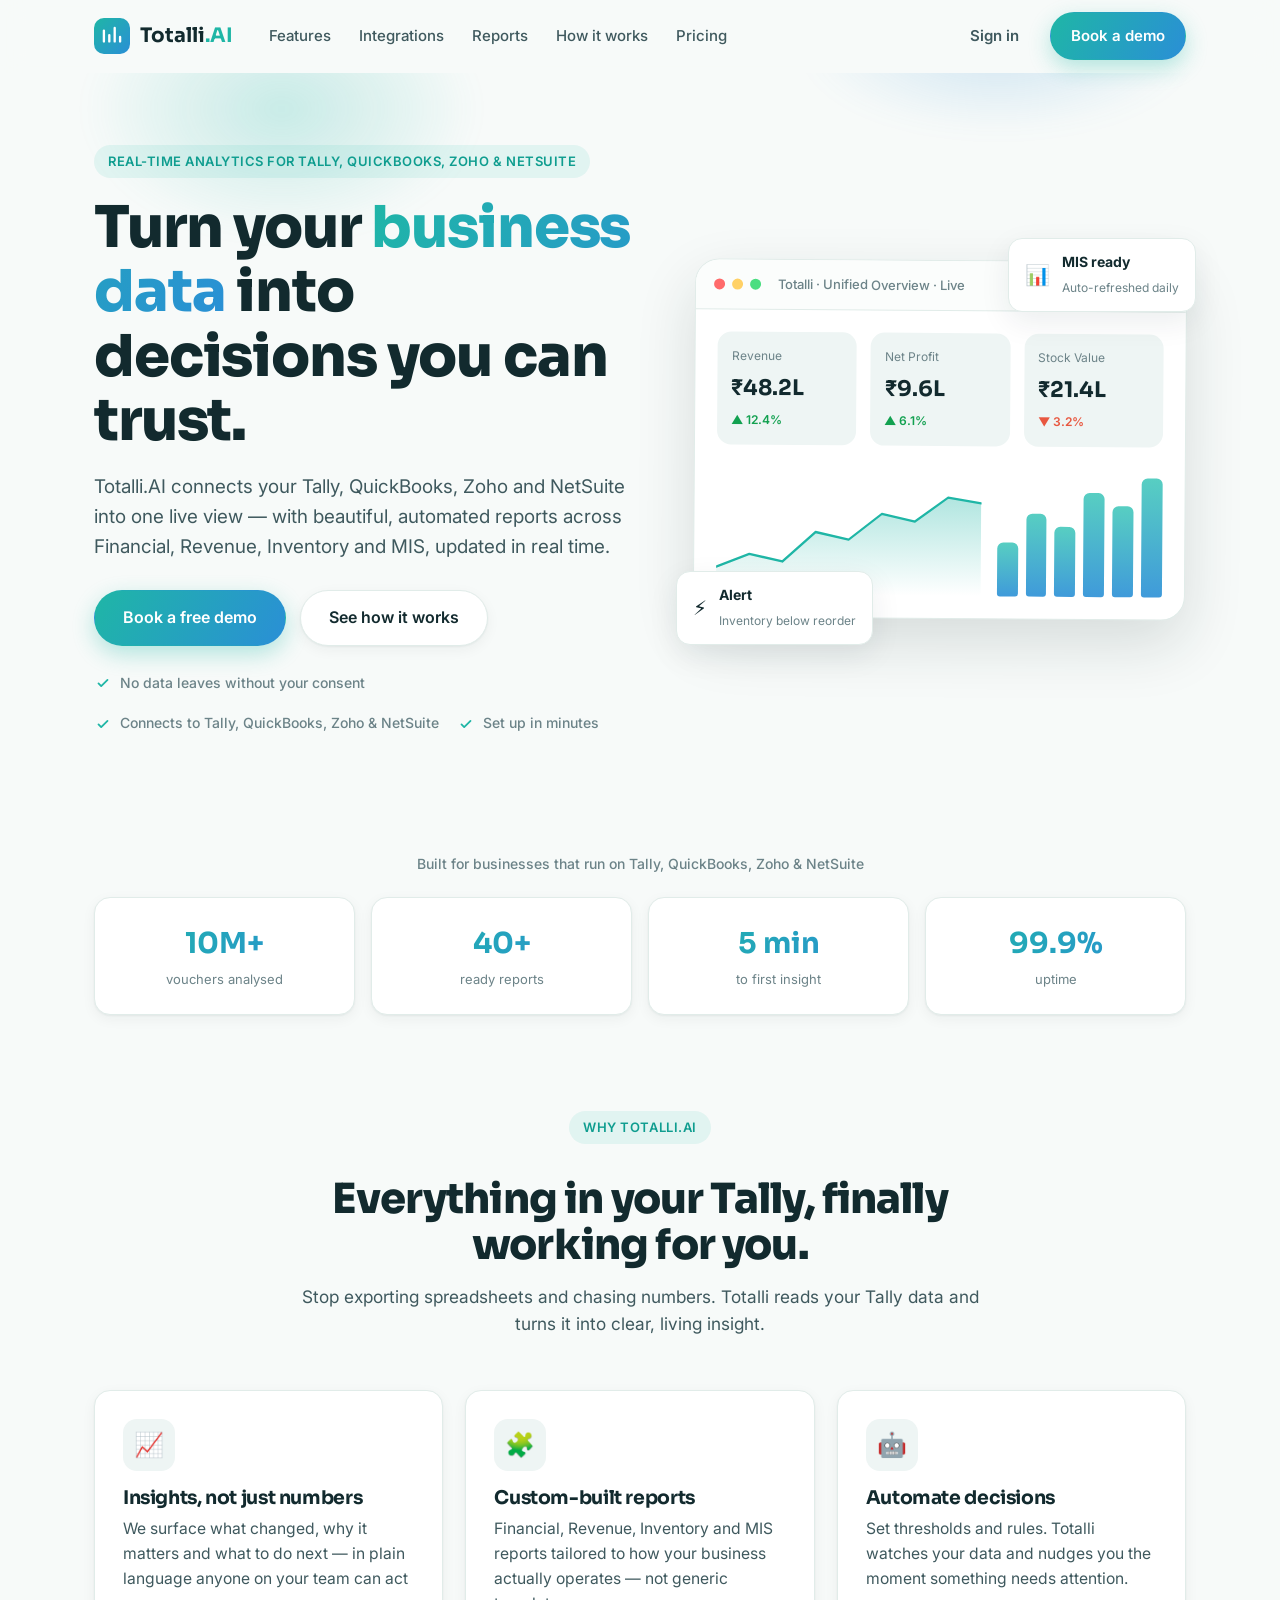
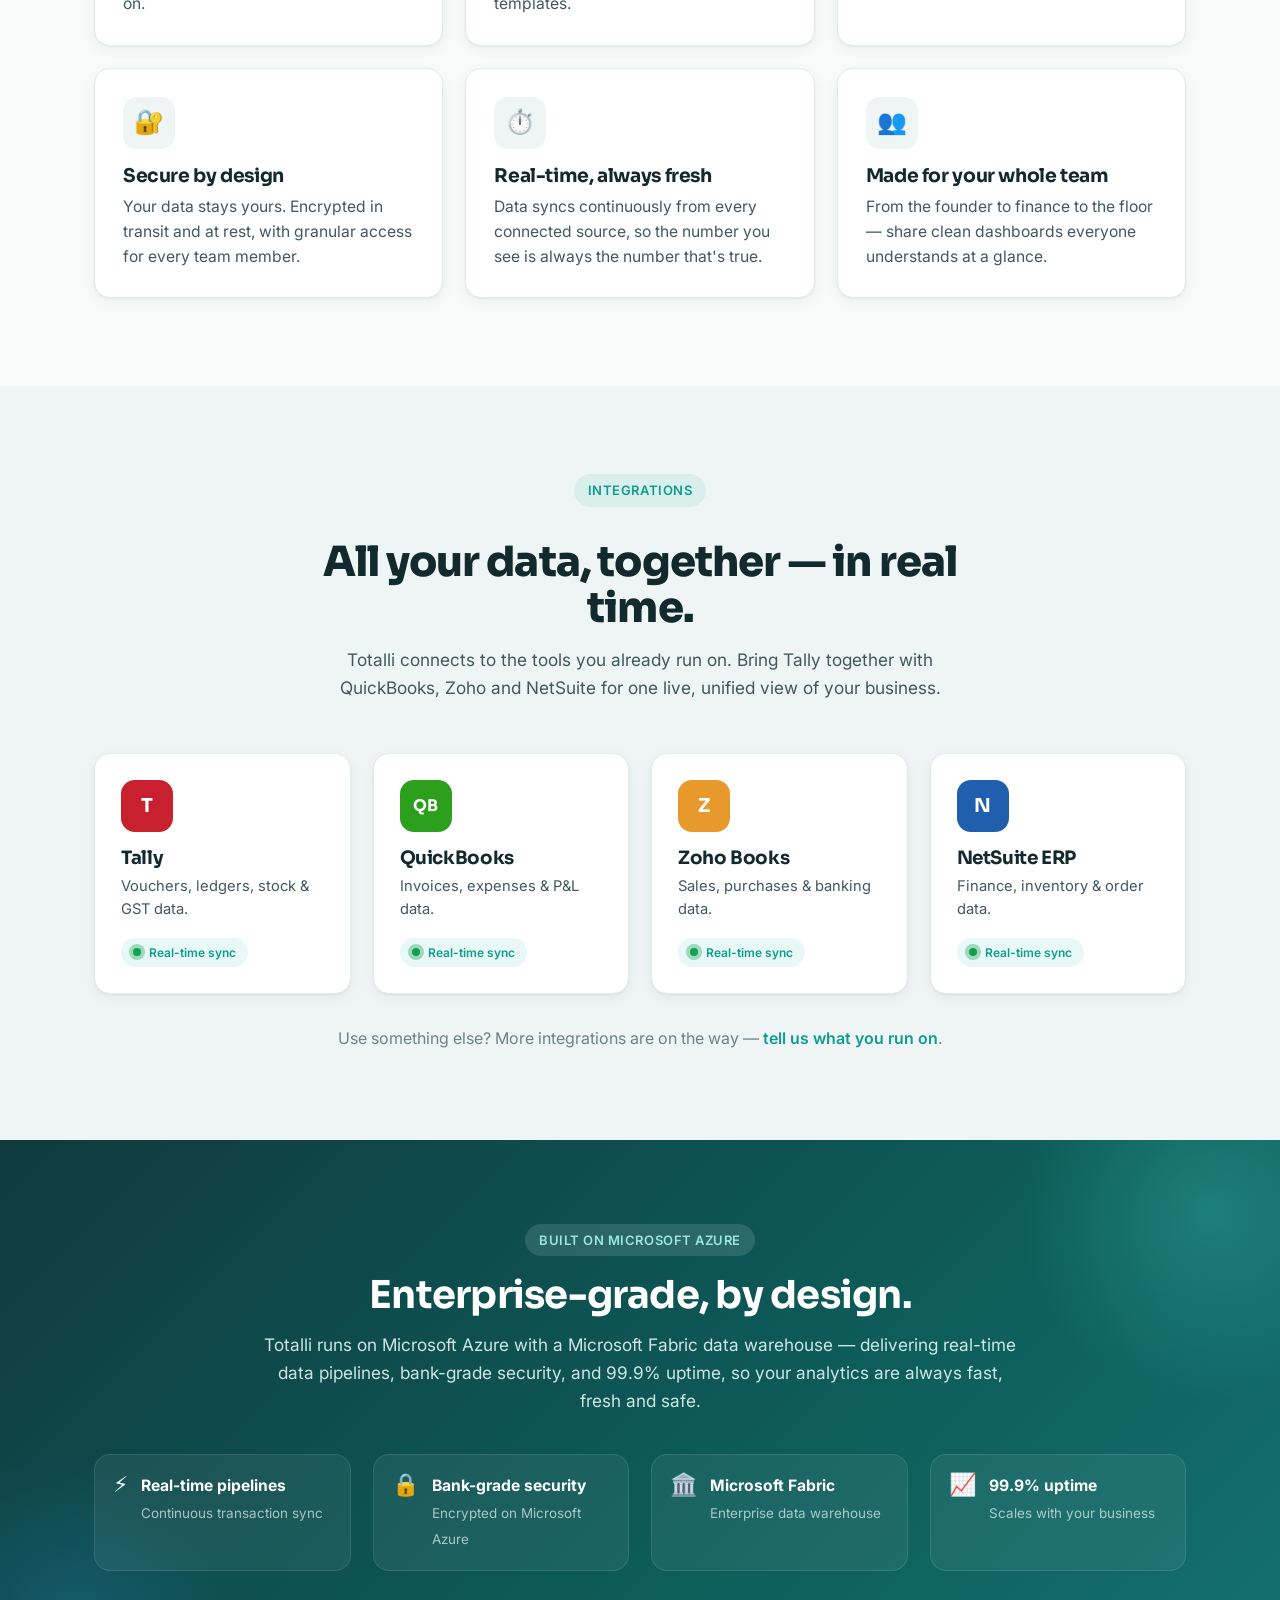
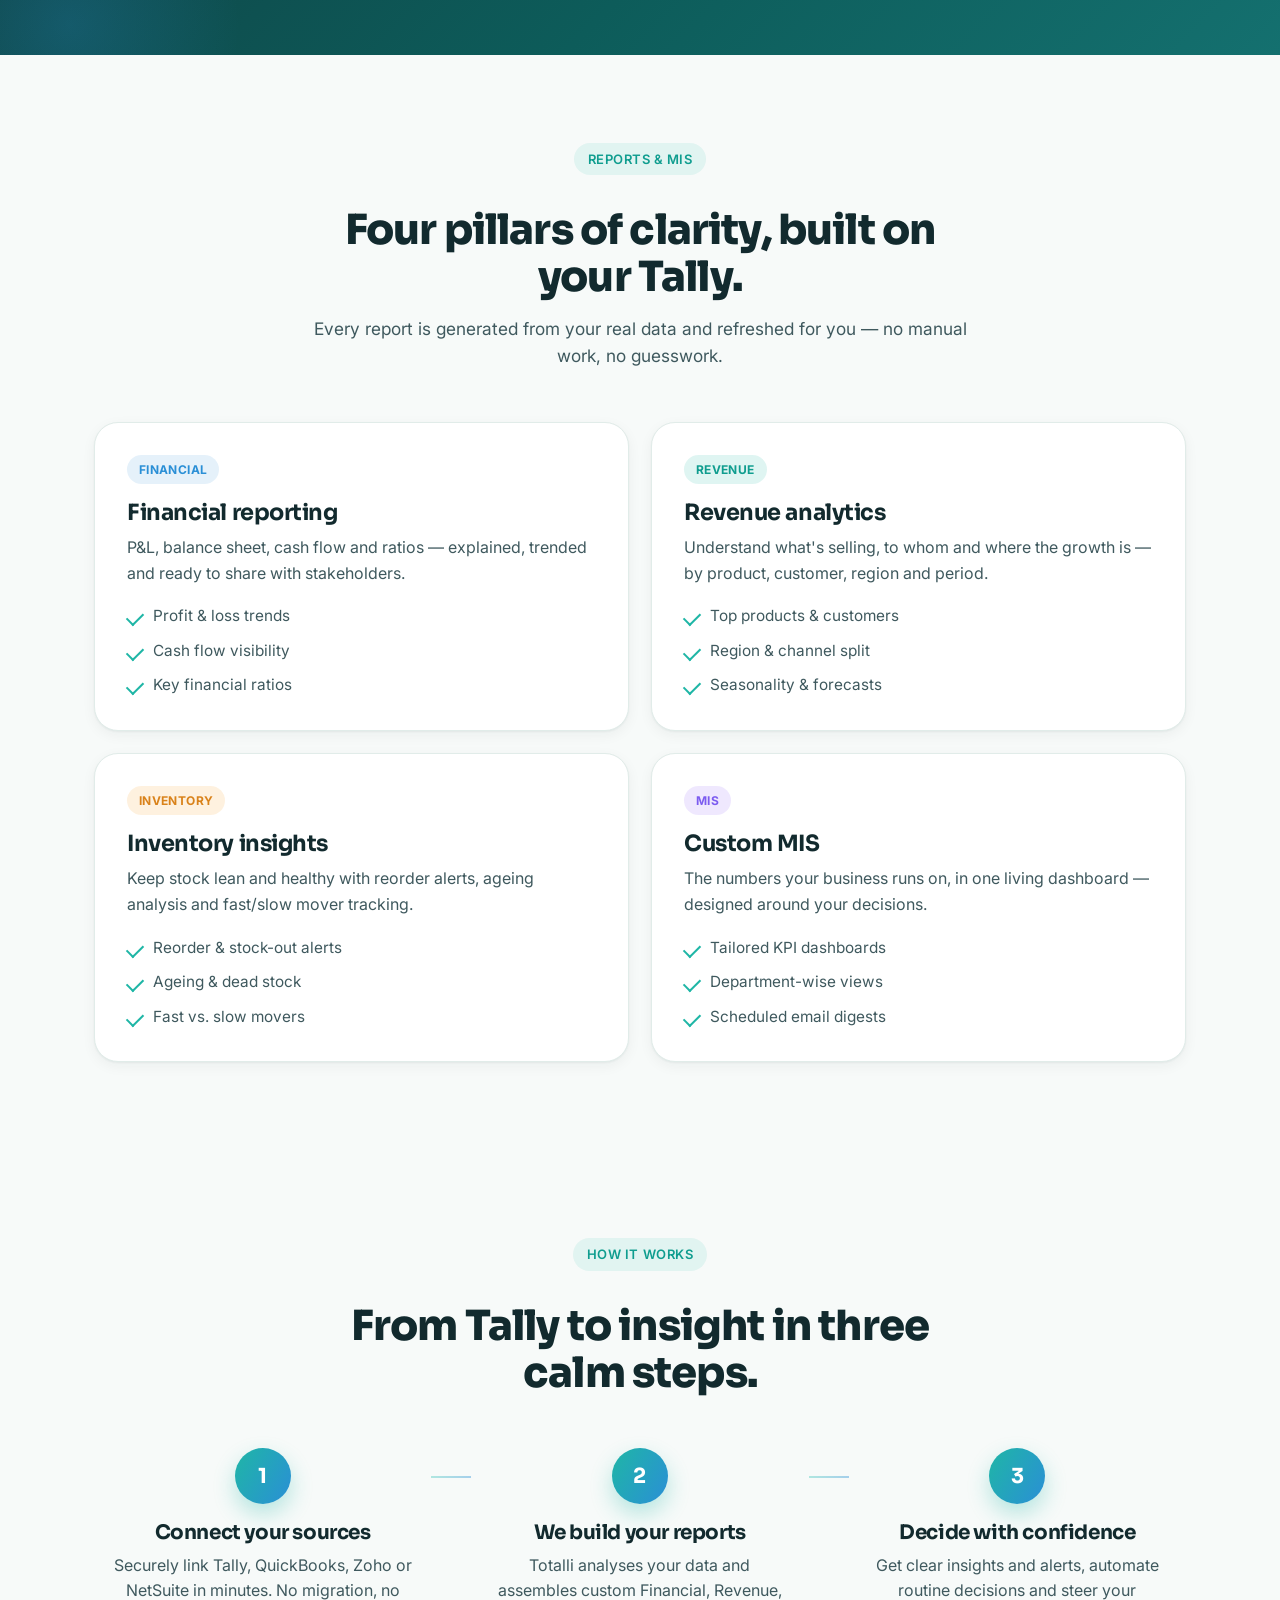
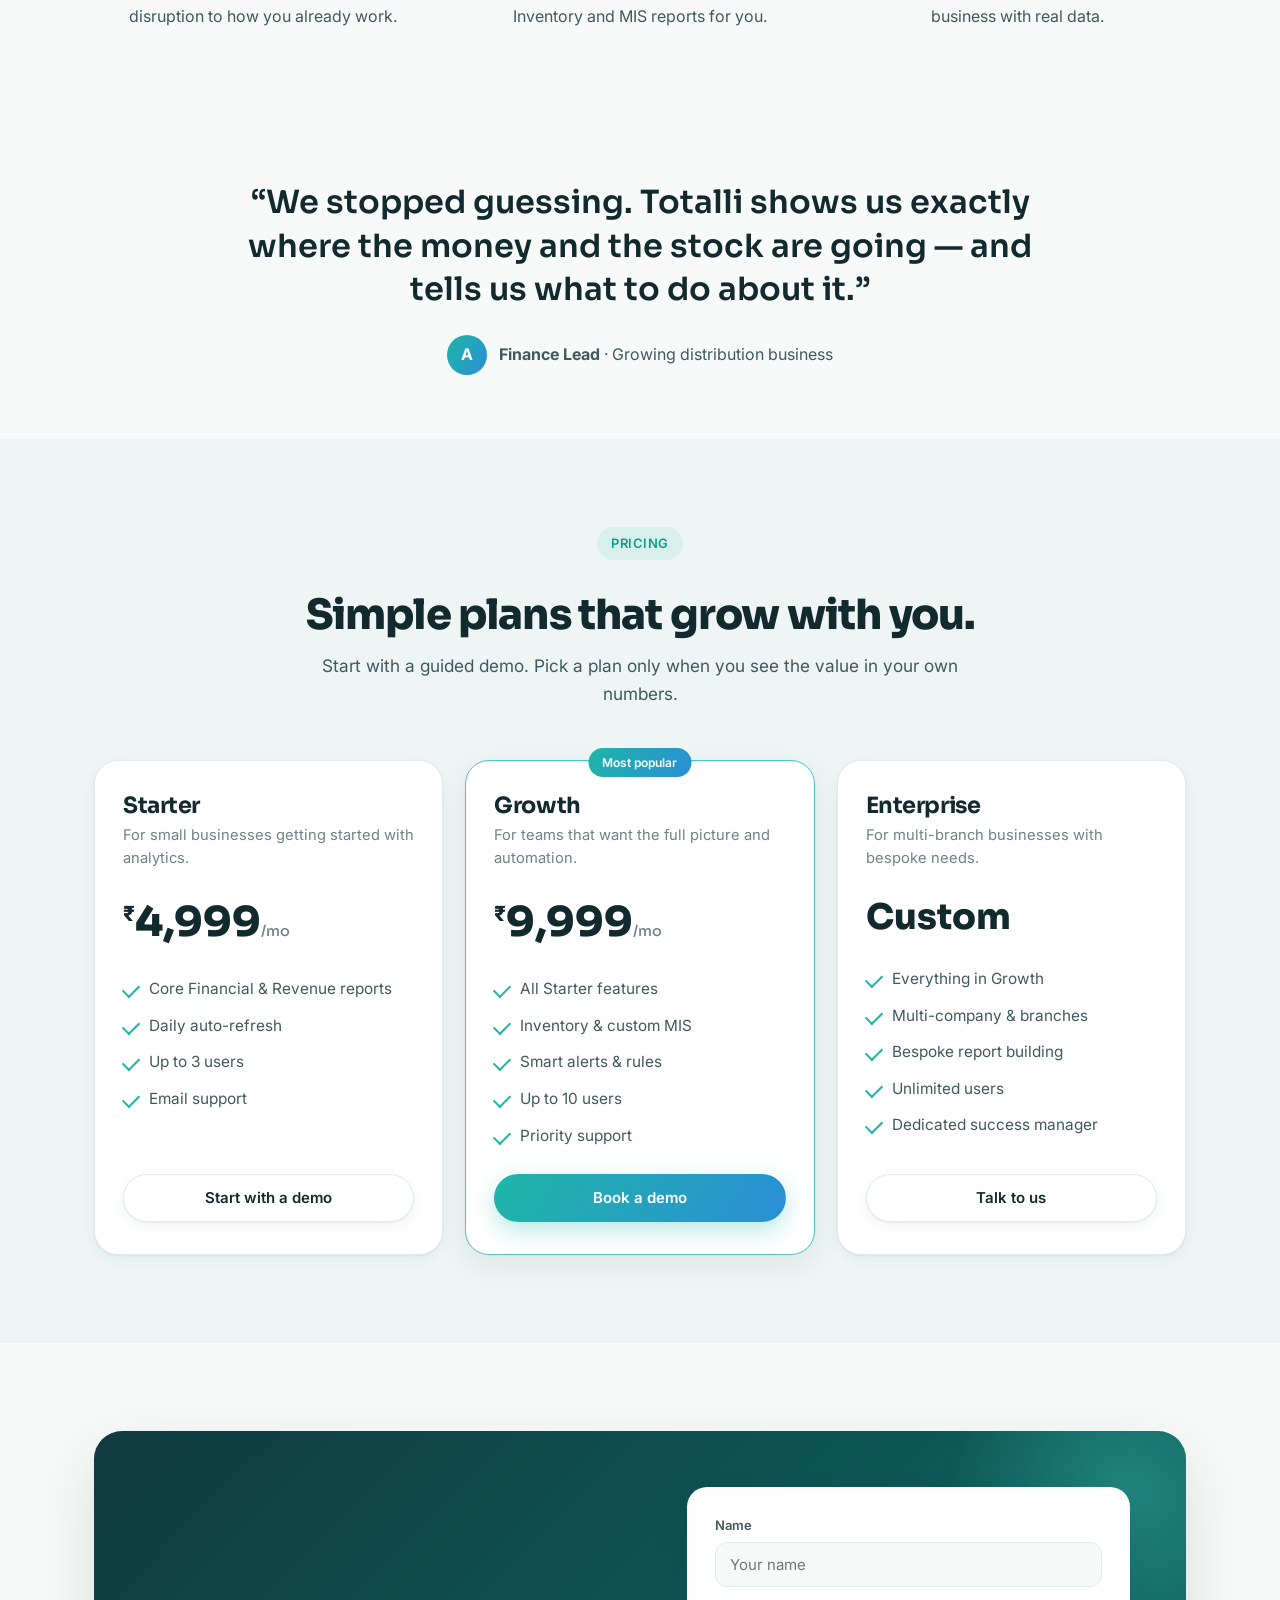
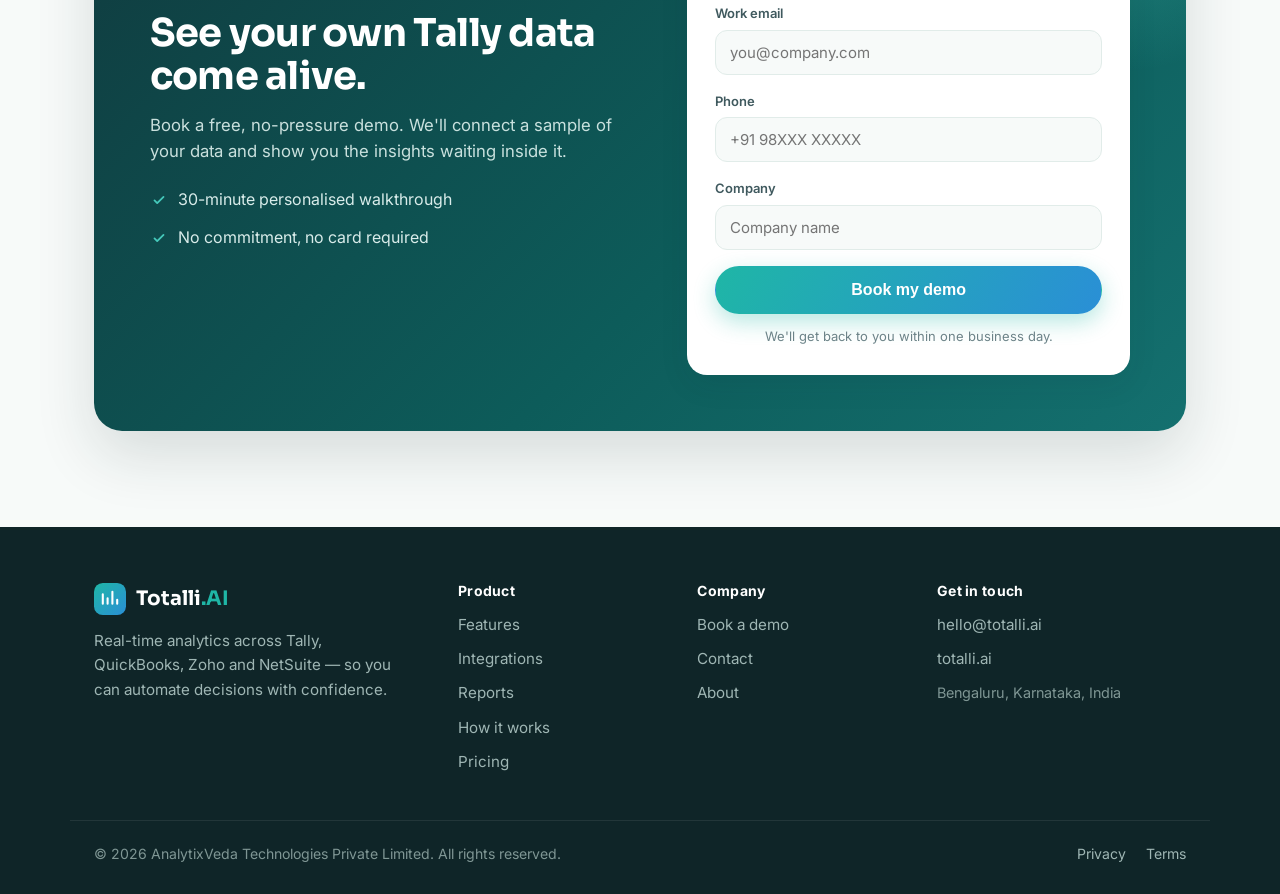
<file: index.html>
<!DOCTYPE html>
<html lang="en">
<head>
  <meta charset="UTF-8" />
  <meta name="viewport" content="width=device-width, initial-scale=1.0" />
  <title>Totalli.AI — Turn your Tally data into decisions</title>
  <meta name="description" content="Totalli.AI connects Tally, QuickBooks, Zoho and NetSuite into one real-time analytics platform — Financial, Revenue, Inventory and MIS reports — so you can automate decisions with confidence." />
  <link rel="preconnect" href="https://fonts.googleapis.com" />
  <link rel="preconnect" href="https://fonts.gstatic.com" crossorigin />
  <link href="https://fonts.googleapis.com/css2?family=Inter:wght@400;500;600;700;800&family=Sora:wght@500;600;700;800&display=swap" rel="stylesheet" />
  <link rel="stylesheet" href="styles.css" />
  <link rel="icon" href="data:image/svg+xml,%3Csvg xmlns='http://www.w3.org/2000/svg' viewBox='0 0 32 32'%3E%3Crect width='32' height='32' rx='8' fill='%2316a394'/%3E%3Ctext x='50%25' y='54%25' font-size='18' font-family='Arial' font-weight='bold' fill='white' text-anchor='middle' dominant-baseline='middle'%3ET%3C/text%3E%3C/svg%3E" />
</head>
<body>
  <!-- ===== Header ===== -->
  <header class="site-header" id="top">
    <div class="container nav">
      <a href="#top" class="brand" aria-label="Totalli.AI home">
        <span class="brand-mark">
          <svg viewBox="0 0 40 40" width="36" height="36" aria-hidden="true">
            <rect width="40" height="40" rx="11" fill="url(#lg)"/>
            <path d="M11 26V14m6 12v-7m6 7v-15m6 15v-5" stroke="#fff" stroke-width="2.6" stroke-linecap="round"/>
            <defs>
              <linearGradient id="lg" x1="0" y1="0" x2="40" y2="40" gradientUnits="userSpaceOnUse">
                <stop stop-color="#1fb6a6"/><stop offset="1" stop-color="#2a8fd6"/>
              </linearGradient>
            </defs>
          </svg>
        </span>
        <span class="brand-name">Totalli<span class="brand-dot">.AI</span></span>
      </a>

      <nav class="nav-links" aria-label="Primary">
        <a href="#features">Features</a>
        <a href="#integrations">Integrations</a>
        <a href="#reports">Reports</a>
        <a href="#how">How it works</a>
        <a href="#pricing">Pricing</a>
      </nav>

      <div class="nav-cta">
        <a href="#contact" class="btn btn-ghost">Sign in</a>
        <a href="#contact" class="btn btn-primary">Book a demo</a>
      </div>

      <button class="nav-toggle" aria-label="Toggle menu" aria-expanded="false">
        <span></span><span></span><span></span>
      </button>
    </div>
  </header>

  <main>
    <!-- ===== Hero ===== -->
    <section class="hero">
      <div class="hero-glow" aria-hidden="true"></div>
      <div class="container hero-inner">
        <div class="hero-copy reveal">
          <span class="eyebrow">Real-time analytics for Tally, QuickBooks, Zoho &amp; NetSuite</span>
          <h1>Turn your <span class="grad">business data</span> into decisions you can trust.</h1>
          <p class="lede">
            Totalli.AI connects your Tally, QuickBooks, Zoho and NetSuite into one live view —
            with beautiful, automated reports across Financial, Revenue, Inventory and MIS,
            updated in real time.
          </p>
          <div class="hero-actions">
            <a href="#contact" class="btn btn-primary btn-lg">Book a free demo</a>
            <a href="#how" class="btn btn-soft btn-lg">See how it works</a>
          </div>
          <ul class="hero-trust">
            <li><svg class="ic" viewBox="0 0 20 20"><path d="M5 10.5l3 3 7-7" fill="none" stroke="currentColor" stroke-width="2" stroke-linecap="round" stroke-linejoin="round"/></svg> No data leaves without your consent</li>
            <li><svg class="ic" viewBox="0 0 20 20"><path d="M5 10.5l3 3 7-7" fill="none" stroke="currentColor" stroke-width="2" stroke-linecap="round" stroke-linejoin="round"/></svg> Connects to Tally, QuickBooks, Zoho &amp; NetSuite</li>
            <li><svg class="ic" viewBox="0 0 20 20"><path d="M5 10.5l3 3 7-7" fill="none" stroke="currentColor" stroke-width="2" stroke-linecap="round" stroke-linejoin="round"/></svg> Set up in minutes</li>
          </ul>
        </div>

        <div class="hero-visual reveal">
          <div class="dash">
            <div class="dash-head">
              <span class="dot r"></span><span class="dot y"></span><span class="dot g"></span>
              <span class="dash-title">Totalli · Unified Overview · Live</span>
            </div>
            <div class="dash-body">
              <div class="kpis">
                <div class="kpi">
                  <span class="kpi-label">Revenue</span>
                  <span class="kpi-value">₹48.2L</span>
                  <span class="kpi-trend up">▲ 12.4%</span>
                </div>
                <div class="kpi">
                  <span class="kpi-label">Net Profit</span>
                  <span class="kpi-value">₹9.6L</span>
                  <span class="kpi-trend up">▲ 6.1%</span>
                </div>
                <div class="kpi">
                  <span class="kpi-label">Stock Value</span>
                  <span class="kpi-value">₹21.4L</span>
                  <span class="kpi-trend down">▼ 3.2%</span>
                </div>
              </div>
              <div class="chart">
                <svg viewBox="0 0 320 140" preserveAspectRatio="none" aria-hidden="true">
                  <defs>
                    <linearGradient id="area" x1="0" y1="0" x2="0" y2="1">
                      <stop offset="0" stop-color="#1fb6a6" stop-opacity="0.35"/>
                      <stop offset="1" stop-color="#1fb6a6" stop-opacity="0"/>
                    </linearGradient>
                  </defs>
                  <path class="spark-area" d="M0,110 L40,96 L80,104 L120,72 L160,80 L200,52 L240,60 L280,34 L320,40 L320,140 L0,140 Z" fill="url(#area)"/>
                  <path class="spark-line" d="M0,110 L40,96 L80,104 L120,72 L160,80 L200,52 L240,60 L280,34 L320,40" fill="none" stroke="#1fb6a6" stroke-width="2.5" stroke-linecap="round" stroke-linejoin="round"/>
                </svg>
                <div class="bars">
                  <span style="--h:42%"></span><span style="--h:64%"></span><span style="--h:54%"></span>
                  <span style="--h:80%"></span><span style="--h:70%"></span><span style="--h:92%"></span>
                </div>
              </div>
            </div>
          </div>
          <div class="float-card fc-1">
            <span class="fc-ic">📊</span>
            <div><strong>MIS ready</strong><small>Auto-refreshed daily</small></div>
          </div>
          <div class="float-card fc-2">
            <span class="fc-ic">⚡</span>
            <div><strong>Alert</strong><small>Inventory below reorder</small></div>
          </div>
        </div>
      </div>
    </section>

    <!-- ===== Logos / trust strip ===== -->
    <section class="strip">
      <div class="container">
        <p class="strip-label">Built for businesses that run on Tally, QuickBooks, Zoho &amp; NetSuite</p>
        <div class="strip-stats">
          <div><b>10M+</b><span>vouchers analysed</span></div>
          <div><b>40+</b><span>ready reports</span></div>
          <div><b>5 min</b><span>to first insight</span></div>
          <div><b>99.9%</b><span>uptime</span></div>
        </div>
      </div>
    </section>

    <!-- ===== Features ===== -->
    <section class="section" id="features">
      <div class="container">
        <div class="section-head reveal">
          <span class="eyebrow">Why Totalli.AI</span>
          <h2>Everything in your Tally, finally working for you.</h2>
          <p>Stop exporting spreadsheets and chasing numbers. Totalli reads your Tally data and turns it into clear, living insight.</p>
        </div>
        <div class="grid features">
          <article class="card reveal">
            <span class="feat-ic">📈</span>
            <h3>Insights, not just numbers</h3>
            <p>We surface what changed, why it matters and what to do next — in plain language anyone on your team can act on.</p>
          </article>
          <article class="card reveal">
            <span class="feat-ic">🧩</span>
            <h3>Custom-built reports</h3>
            <p>Financial, Revenue, Inventory and MIS reports tailored to how your business actually operates — not generic templates.</p>
          </article>
          <article class="card reveal">
            <span class="feat-ic">🤖</span>
            <h3>Automate decisions</h3>
            <p>Set thresholds and rules. Totalli watches your data and nudges you the moment something needs attention.</p>
          </article>
          <article class="card reveal">
            <span class="feat-ic">🔐</span>
            <h3>Secure by design</h3>
            <p>Your data stays yours. Encrypted in transit and at rest, with granular access for every team member.</p>
          </article>
          <article class="card reveal">
            <span class="feat-ic">⏱️</span>
            <h3>Real-time, always fresh</h3>
            <p>Data syncs continuously from every connected source, so the number you see is always the number that's true.</p>
          </article>
          <article class="card reveal">
            <span class="feat-ic">👥</span>
            <h3>Made for your whole team</h3>
            <p>From the founder to finance to the floor — share clean dashboards everyone understands at a glance.</p>
          </article>
        </div>
      </div>
    </section>

    <!-- ===== Integrations ===== -->
    <section class="section section-tint" id="integrations">
      <div class="container">
        <div class="section-head reveal">
          <span class="eyebrow">Integrations</span>
          <h2>All your data, together — in real time.</h2>
          <p>Totalli connects to the tools you already run on. Bring Tally together with QuickBooks, Zoho and NetSuite for one live, unified view of your business.</p>
        </div>
        <div class="grid integrations">
          <article class="integration reveal">
            <span class="int-logo int-tally">T</span>
            <h3>Tally</h3>
            <p>Vouchers, ledgers, stock &amp; GST data.</p>
            <span class="int-tag"><span class="live-dot"></span>Real-time sync</span>
          </article>
          <article class="integration reveal">
            <span class="int-logo int-qb">qb</span>
            <h3>QuickBooks</h3>
            <p>Invoices, expenses &amp; P&amp;L data.</p>
            <span class="int-tag"><span class="live-dot"></span>Real-time sync</span>
          </article>
          <article class="integration reveal">
            <span class="int-logo int-zoho">Z</span>
            <h3>Zoho Books</h3>
            <p>Sales, purchases &amp; banking data.</p>
            <span class="int-tag"><span class="live-dot"></span>Real-time sync</span>
          </article>
          <article class="integration reveal">
            <span class="int-logo int-ns">N</span>
            <h3>NetSuite ERP</h3>
            <p>Finance, inventory &amp; order data.</p>
            <span class="int-tag"><span class="live-dot"></span>Real-time sync</span>
          </article>
        </div>
        <p class="int-more reveal">Use something else? More integrations are on the way — <a href="#contact">tell us what you run on</a>.</p>
      </div>
    </section>

    <!-- ===== Enterprise / platform ===== -->
    <section class="enterprise" id="platform">
      <div class="container">
        <div class="ent-inner reveal">
          <span class="eyebrow ent-eyebrow">Built on Microsoft Azure</span>
          <h2>Enterprise-grade, by design.</h2>
          <p>Totalli runs on Microsoft Azure with a Microsoft Fabric data warehouse — delivering real-time data pipelines, bank-grade security, and 99.9% uptime, so your analytics are always fast, fresh and safe.</p>
        </div>
        <div class="ent-points reveal">
          <div class="ent-point">
            <span class="ent-ic">⚡</span>
            <div><strong>Real-time pipelines</strong><small>Continuous transaction sync</small></div>
          </div>
          <div class="ent-point">
            <span class="ent-ic">🔒</span>
            <div><strong>Bank-grade security</strong><small>Encrypted on Microsoft Azure</small></div>
          </div>
          <div class="ent-point">
            <span class="ent-ic">🏛️</span>
            <div><strong>Microsoft Fabric</strong><small>Enterprise data warehouse</small></div>
          </div>
          <div class="ent-point">
            <span class="ent-ic">📈</span>
            <div><strong>99.9% uptime</strong><small>Scales with your business</small></div>
          </div>
        </div>
      </div>
    </section>

    <!-- ===== Reports ===== -->
    <section class="section" id="reports">
      <div class="container">
        <div class="section-head reveal">
          <span class="eyebrow">Reports & MIS</span>
          <h2>Four pillars of clarity, built on your Tally.</h2>
          <p>Every report is generated from your real data and refreshed for you — no manual work, no guesswork.</p>
        </div>
        <div class="grid reports">
          <article class="report reveal">
            <div class="report-tag tag-fin">Financial</div>
            <h3>Financial reporting</h3>
            <p>P&amp;L, balance sheet, cash flow and ratios — explained, trended and ready to share with stakeholders.</p>
            <ul>
              <li>Profit &amp; loss trends</li>
              <li>Cash flow visibility</li>
              <li>Key financial ratios</li>
            </ul>
          </article>
          <article class="report reveal">
            <div class="report-tag tag-rev">Revenue</div>
            <h3>Revenue analytics</h3>
            <p>Understand what's selling, to whom and where the growth is — by product, customer, region and period.</p>
            <ul>
              <li>Top products &amp; customers</li>
              <li>Region &amp; channel split</li>
              <li>Seasonality &amp; forecasts</li>
            </ul>
          </article>
          <article class="report reveal">
            <div class="report-tag tag-inv">Inventory</div>
            <h3>Inventory insights</h3>
            <p>Keep stock lean and healthy with reorder alerts, ageing analysis and fast/slow mover tracking.</p>
            <ul>
              <li>Reorder &amp; stock-out alerts</li>
              <li>Ageing &amp; dead stock</li>
              <li>Fast vs. slow movers</li>
            </ul>
          </article>
          <article class="report reveal">
            <div class="report-tag tag-mis">MIS</div>
            <h3>Custom MIS</h3>
            <p>The numbers your business runs on, in one living dashboard — designed around your decisions.</p>
            <ul>
              <li>Tailored KPI dashboards</li>
              <li>Department-wise views</li>
              <li>Scheduled email digests</li>
            </ul>
          </article>
        </div>
      </div>
    </section>

    <!-- ===== How it works ===== -->
    <section class="section" id="how">
      <div class="container">
        <div class="section-head reveal">
          <span class="eyebrow">How it works</span>
          <h2>From Tally to insight in three calm steps.</h2>
        </div>
        <div class="steps">
          <div class="step reveal">
            <span class="step-num">1</span>
            <h3>Connect your sources</h3>
            <p>Securely link Tally, QuickBooks, Zoho or NetSuite in minutes. No migration, no disruption to how you already work.</p>
          </div>
          <div class="step-line" aria-hidden="true"></div>
          <div class="step reveal">
            <span class="step-num">2</span>
            <h3>We build your reports</h3>
            <p>Totalli analyses your data and assembles custom Financial, Revenue, Inventory and MIS reports for you.</p>
          </div>
          <div class="step-line" aria-hidden="true"></div>
          <div class="step reveal">
            <span class="step-num">3</span>
            <h3>Decide with confidence</h3>
            <p>Get clear insights and alerts, automate routine decisions and steer your business with real data.</p>
          </div>
        </div>
      </div>
    </section>

    <!-- ===== Quote / social proof ===== -->
    <section class="section quote-section">
      <div class="container">
        <blockquote class="quote reveal">
          <p>“We stopped guessing. Totalli shows us exactly where the money and the stock are going — and tells us what to do about it.”</p>
          <footer><span class="avatar">A</span> <span><strong>Finance Lead</strong> · Growing distribution business</span></footer>
        </blockquote>
      </div>
    </section>

    <!-- ===== Pricing ===== -->
    <section class="section section-tint" id="pricing">
      <div class="container">
        <div class="section-head reveal">
          <span class="eyebrow">Pricing</span>
          <h2>Simple plans that grow with you.</h2>
          <p>Start with a guided demo. Pick a plan only when you see the value in your own numbers.</p>
        </div>
        <div class="grid pricing">
          <article class="price-card reveal">
            <h3>Starter</h3>
            <p class="price-desc">For small businesses getting started with analytics.</p>
            <div class="price"><span>₹</span>4,999<small>/mo</small></div>
            <ul>
              <li>Core Financial &amp; Revenue reports</li>
              <li>Daily auto-refresh</li>
              <li>Up to 3 users</li>
              <li>Email support</li>
            </ul>
            <a href="#contact" class="btn btn-soft btn-block">Start with a demo</a>
          </article>
          <article class="price-card featured reveal">
            <span class="badge">Most popular</span>
            <h3>Growth</h3>
            <p class="price-desc">For teams that want the full picture and automation.</p>
            <div class="price"><span>₹</span>9,999<small>/mo</small></div>
            <ul>
              <li>All Starter features</li>
              <li>Inventory &amp; custom MIS</li>
              <li>Smart alerts &amp; rules</li>
              <li>Up to 10 users</li>
              <li>Priority support</li>
            </ul>
            <a href="#contact" class="btn btn-primary btn-block">Book a demo</a>
          </article>
          <article class="price-card reveal">
            <h3>Enterprise</h3>
            <p class="price-desc">For multi-branch businesses with bespoke needs.</p>
            <div class="price price-custom">Custom</div>
            <ul>
              <li>Everything in Growth</li>
              <li>Multi-company &amp; branches</li>
              <li>Bespoke report building</li>
              <li>Unlimited users</li>
              <li>Dedicated success manager</li>
            </ul>
            <a href="#contact" class="btn btn-soft btn-block">Talk to us</a>
          </article>
        </div>
      </div>
    </section>

    <!-- ===== CTA / Contact ===== -->
    <section class="section cta-section" id="contact">
      <div class="container">
        <div class="cta reveal">
          <div class="cta-copy">
            <h2>See your own Tally data come alive.</h2>
            <p>Book a free, no-pressure demo. We'll connect a sample of your data and show you the insights waiting inside it.</p>
            <ul class="cta-points">
              <li><svg class="ic" viewBox="0 0 20 20"><path d="M5 10.5l3 3 7-7" fill="none" stroke="currentColor" stroke-width="2" stroke-linecap="round" stroke-linejoin="round"/></svg> 30-minute personalised walkthrough</li>
              <li><svg class="ic" viewBox="0 0 20 20"><path d="M5 10.5l3 3 7-7" fill="none" stroke="currentColor" stroke-width="2" stroke-linecap="round" stroke-linejoin="round"/></svg> No commitment, no card required</li>
            </ul>
          </div>
          <form class="cta-form" id="demoForm" onsubmit="return Totalli.submit(event)">
            <!-- Web3Forms config -->
            <input type="hidden" name="access_key" value="3d37783f-33a8-4c33-a4f1-32154f873a83" />
            <input type="hidden" name="subject" value="New Totalli.AI demo request" />
            <input type="hidden" name="from_name" value="Totalli.AI Website" />
            <!-- Honeypot spam trap (leave empty) -->
            <input type="checkbox" name="botcheck" class="hp" tabindex="-1" autocomplete="off" />

            <div class="field">
              <label for="name">Name</label>
              <input id="name" name="name" type="text" placeholder="Your name" required />
            </div>
            <div class="field">
              <label for="email">Work email</label>
              <input id="email" name="email" type="email" placeholder="you@company.com" required />
            </div>
            <div class="field">
              <label for="phone">Phone</label>
              <input id="phone" name="phone" type="tel" inputmode="tel" placeholder="+91 98XXX XXXXX" pattern="[0-9+()\-\s]{7,}" required />
            </div>
            <div class="field">
              <label for="company">Company</label>
              <input id="company" name="company" type="text" placeholder="Company name" />
            </div>
            <button type="submit" class="btn btn-primary btn-block btn-lg" id="demoSubmit">Book my demo</button>
            <p class="form-note" id="formNote">We'll get back to you within one business day.</p>
          </form>
        </div>
      </div>
    </section>
  </main>

  <!-- ===== Footer ===== -->
  <footer class="site-footer">
    <div class="container footer-grid">
      <div class="footer-brand">
        <a href="#top" class="brand">
          <span class="brand-mark">
            <svg viewBox="0 0 40 40" width="32" height="32" aria-hidden="true">
              <rect width="40" height="40" rx="11" fill="url(#lg2)"/>
              <path d="M11 26V14m6 12v-7m6 7v-15m6 15v-5" stroke="#fff" stroke-width="2.6" stroke-linecap="round"/>
              <defs><linearGradient id="lg2" x1="0" y1="0" x2="40" y2="40" gradientUnits="userSpaceOnUse"><stop stop-color="#1fb6a6"/><stop offset="1" stop-color="#2a8fd6"/></linearGradient></defs>
            </svg>
          </span>
          <span class="brand-name">Totalli<span class="brand-dot">.AI</span></span>
        </a>
        <p>Real-time analytics across Tally, QuickBooks, Zoho and NetSuite — so you can automate decisions with confidence.</p>
      </div>
      <div class="footer-col">
        <h4>Product</h4>
        <a href="#features">Features</a>
        <a href="#integrations">Integrations</a>
        <a href="#reports">Reports</a>
        <a href="#how">How it works</a>
        <a href="#pricing">Pricing</a>
      </div>
      <div class="footer-col">
        <h4>Company</h4>
        <a href="#contact">Book a demo</a>
        <a href="#contact">Contact</a>
        <a href="#top">About</a>
      </div>
      <div class="footer-col">
        <h4>Get in touch</h4>
        <a href="mailto:hello@totalli.ai">hello@totalli.ai</a>
        <a href="https://totalli.ai">totalli.ai</a>
        <p class="addr">Bengaluru, Karnataka, India</p>
      </div>
    </div>
    <div class="container footer-bottom">
      <p>© <span id="year"></span> AnalytixVeda Technologies Private Limited. All rights reserved.</p>
      <div class="footer-legal">
        <a href="privacy.html">Privacy</a><a href="terms.html">Terms</a>
      </div>
    </div>
  </footer>

  <script src="script.js"></script>
</body>
</html>
</file>
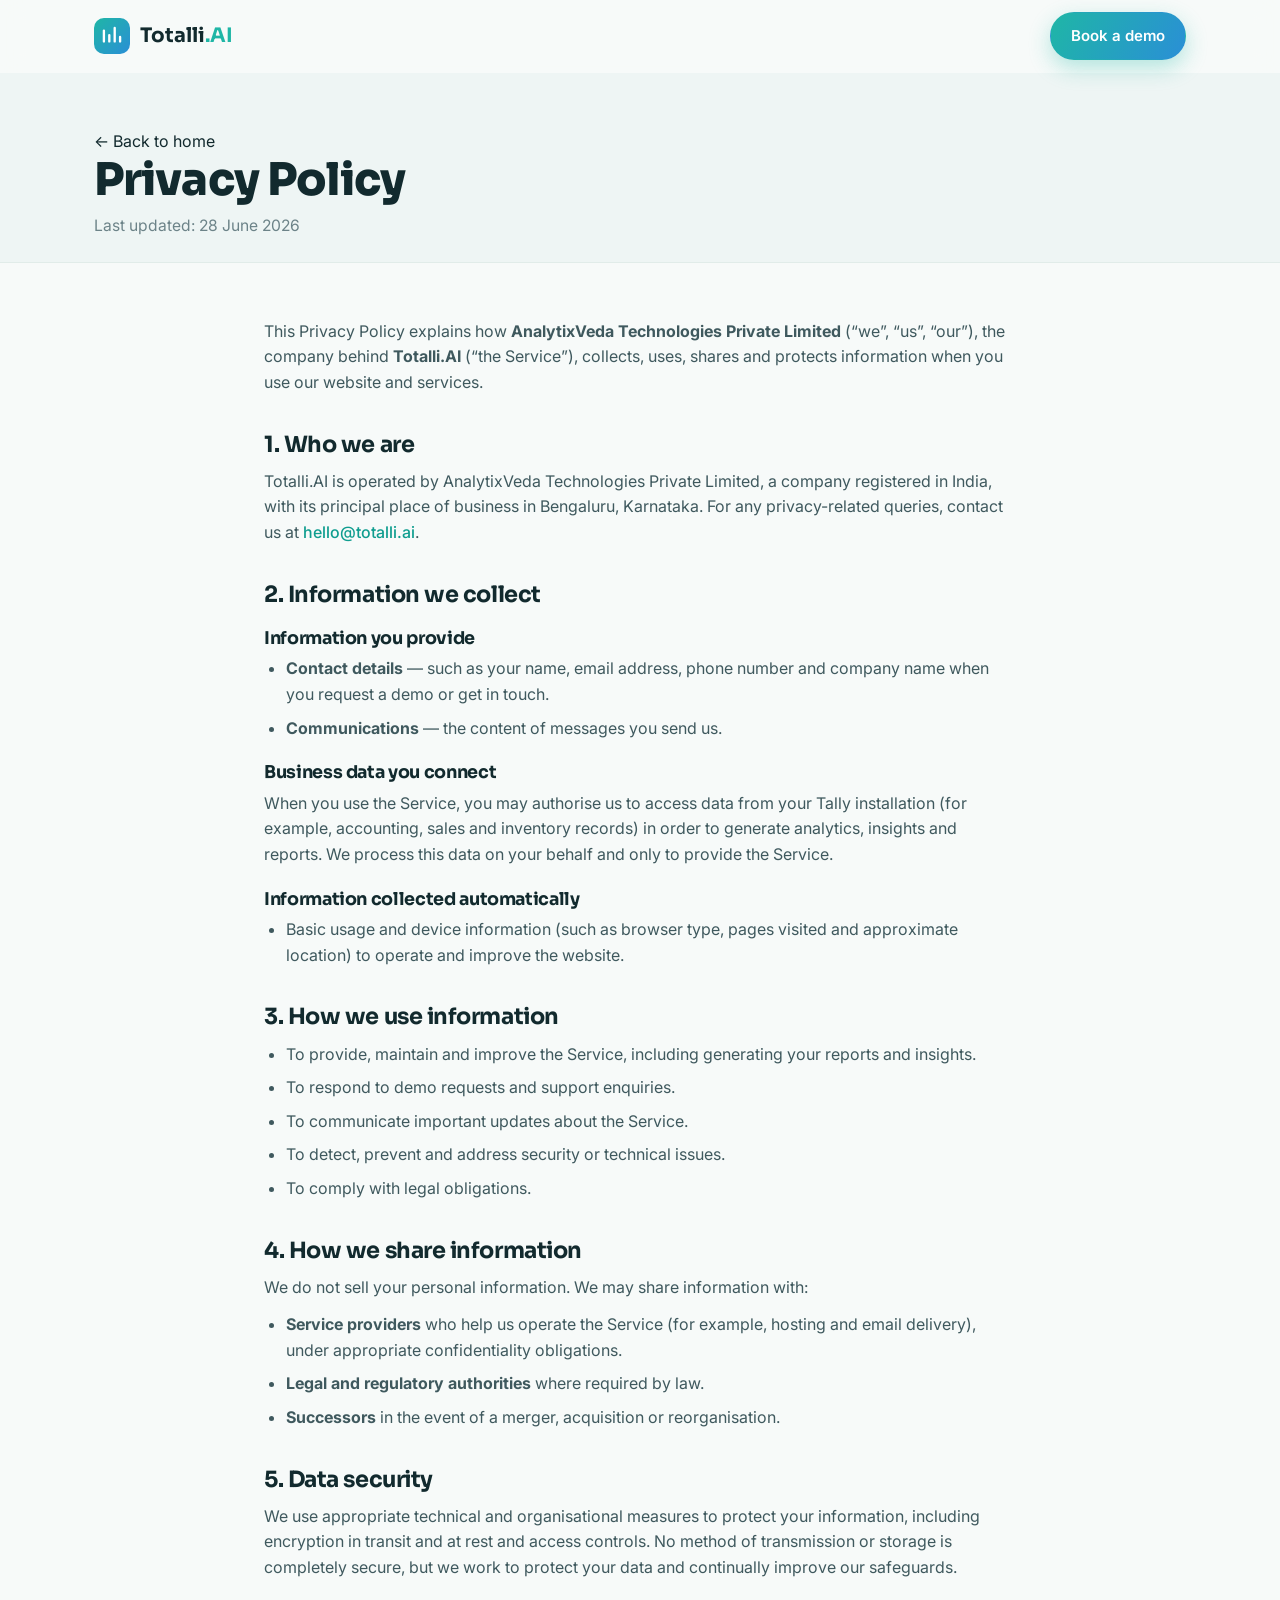
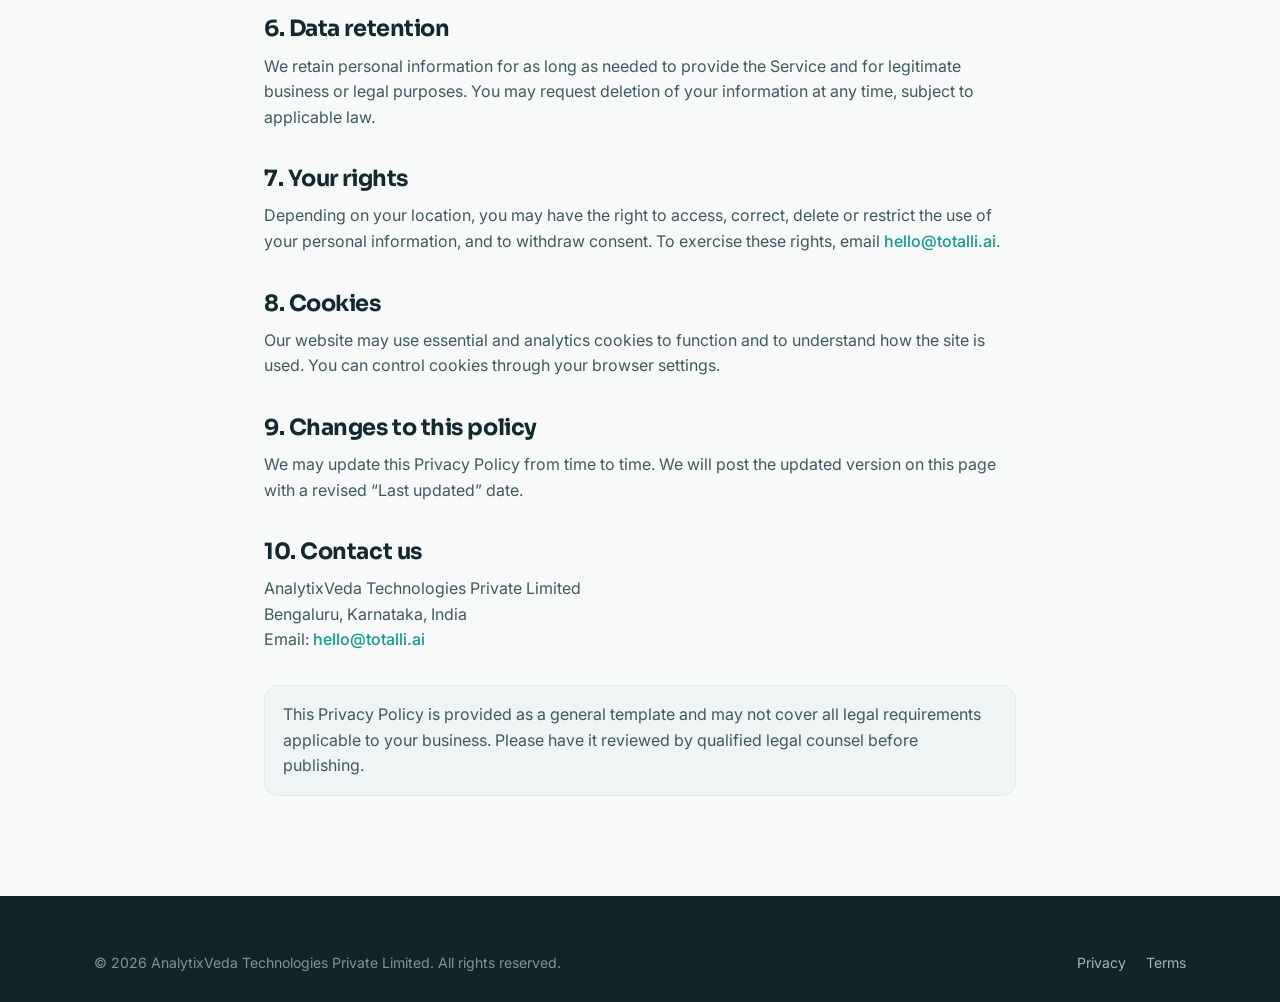
<file: privacy.html>
<!DOCTYPE html>
<html lang="en">
<head>
  <meta charset="UTF-8" />
  <meta name="viewport" content="width=device-width, initial-scale=1.0" />
  <title>Privacy Policy — Totalli.AI</title>
  <meta name="description" content="How Totalli.AI (AnalytixVeda Technologies Private Limited) collects, uses and protects your data." />
  <link rel="preconnect" href="https://fonts.googleapis.com" />
  <link rel="preconnect" href="https://fonts.gstatic.com" crossorigin />
  <link href="https://fonts.googleapis.com/css2?family=Inter:wght@400;500;600;700;800&family=Sora:wght@500;600;700;800&display=swap" rel="stylesheet" />
  <link rel="stylesheet" href="styles.css" />
  <link rel="icon" href="data:image/svg+xml,%3Csvg xmlns='http://www.w3.org/2000/svg' viewBox='0 0 32 32'%3E%3Crect width='32' height='32' rx='8' fill='%2316a394'/%3E%3Ctext x='50%25' y='54%25' font-size='18' font-family='Arial' font-weight='bold' fill='white' text-anchor='middle' dominant-baseline='middle'%3ET%3C/text%3E%3C/svg%3E" />
</head>
<body>
  <header class="site-header" id="top">
    <div class="container nav">
      <a href="index.html" class="brand" aria-label="Totalli.AI home">
        <span class="brand-mark">
          <svg viewBox="0 0 40 40" width="36" height="36" aria-hidden="true">
            <rect width="40" height="40" rx="11" fill="url(#lg)"/>
            <path d="M11 26V14m6 12v-7m6 7v-15m6 15v-5" stroke="#fff" stroke-width="2.6" stroke-linecap="round"/>
            <defs><linearGradient id="lg" x1="0" y1="0" x2="40" y2="40" gradientUnits="userSpaceOnUse"><stop stop-color="#1fb6a6"/><stop offset="1" stop-color="#2a8fd6"/></linearGradient></defs>
          </svg>
        </span>
        <span class="brand-name">Totalli<span class="brand-dot">.AI</span></span>
      </a>
      <div class="nav-cta" style="margin-left:auto">
        <a href="index.html#contact" class="btn btn-primary">Book a demo</a>
      </div>
    </div>
  </header>

  <section class="legal-hero">
    <div class="container">
      <a href="index.html" class="back">← Back to home</a>
      <h1>Privacy Policy</h1>
      <p>Last updated: 28 June 2026</p>
    </div>
  </section>

  <main class="legal">
    <p>This Privacy Policy explains how <strong>AnalytixVeda Technologies Private Limited</strong> (“we”, “us”, “our”), the company behind <strong>Totalli.AI</strong> (“the Service”), collects, uses, shares and protects information when you use our website and services.</p>

    <h2>1. Who we are</h2>
    <p>Totalli.AI is operated by AnalytixVeda Technologies Private Limited, a company registered in India, with its principal place of business in Bengaluru, Karnataka. For any privacy-related queries, contact us at <a href="mailto:hello@totalli.ai">hello@totalli.ai</a>.</p>

    <h2>2. Information we collect</h2>
    <h3>Information you provide</h3>
    <ul>
      <li><strong>Contact details</strong> — such as your name, email address, phone number and company name when you request a demo or get in touch.</li>
      <li><strong>Communications</strong> — the content of messages you send us.</li>
    </ul>
    <h3>Business data you connect</h3>
    <p>When you use the Service, you may authorise us to access data from your Tally installation (for example, accounting, sales and inventory records) in order to generate analytics, insights and reports. We process this data on your behalf and only to provide the Service.</p>
    <h3>Information collected automatically</h3>
    <ul>
      <li>Basic usage and device information (such as browser type, pages visited and approximate location) to operate and improve the website.</li>
    </ul>

    <h2>3. How we use information</h2>
    <ul>
      <li>To provide, maintain and improve the Service, including generating your reports and insights.</li>
      <li>To respond to demo requests and support enquiries.</li>
      <li>To communicate important updates about the Service.</li>
      <li>To detect, prevent and address security or technical issues.</li>
      <li>To comply with legal obligations.</li>
    </ul>

    <h2>4. How we share information</h2>
    <p>We do not sell your personal information. We may share information with:</p>
    <ul>
      <li><strong>Service providers</strong> who help us operate the Service (for example, hosting and email delivery), under appropriate confidentiality obligations.</li>
      <li><strong>Legal and regulatory authorities</strong> where required by law.</li>
      <li><strong>Successors</strong> in the event of a merger, acquisition or reorganisation.</li>
    </ul>

    <h2>5. Data security</h2>
    <p>We use appropriate technical and organisational measures to protect your information, including encryption in transit and at rest and access controls. No method of transmission or storage is completely secure, but we work to protect your data and continually improve our safeguards.</p>

    <h2>6. Data retention</h2>
    <p>We retain personal information for as long as needed to provide the Service and for legitimate business or legal purposes. You may request deletion of your information at any time, subject to applicable law.</p>

    <h2>7. Your rights</h2>
    <p>Depending on your location, you may have the right to access, correct, delete or restrict the use of your personal information, and to withdraw consent. To exercise these rights, email <a href="mailto:hello@totalli.ai">hello@totalli.ai</a>.</p>

    <h2>8. Cookies</h2>
    <p>Our website may use essential and analytics cookies to function and to understand how the site is used. You can control cookies through your browser settings.</p>

    <h2>9. Changes to this policy</h2>
    <p>We may update this Privacy Policy from time to time. We will post the updated version on this page with a revised “Last updated” date.</p>

    <h2>10. Contact us</h2>
    <p>AnalytixVeda Technologies Private Limited<br/>Bengaluru, Karnataka, India<br/>Email: <a href="mailto:hello@totalli.ai">hello@totalli.ai</a></p>

    <p class="legal-note">This Privacy Policy is provided as a general template and may not cover all legal requirements applicable to your business. Please have it reviewed by qualified legal counsel before publishing.</p>
  </main>

  <footer class="site-footer">
    <div class="container footer-bottom" style="border:0;padding-top:0">
      <p>© <span id="year"></span> AnalytixVeda Technologies Private Limited. All rights reserved.</p>
      <div class="footer-legal">
        <a href="privacy.html">Privacy</a><a href="terms.html">Terms</a>
      </div>
    </div>
  </footer>
  <script>document.getElementById('year').textContent = new Date().getFullYear();</script>
</body>
</html>
</file>
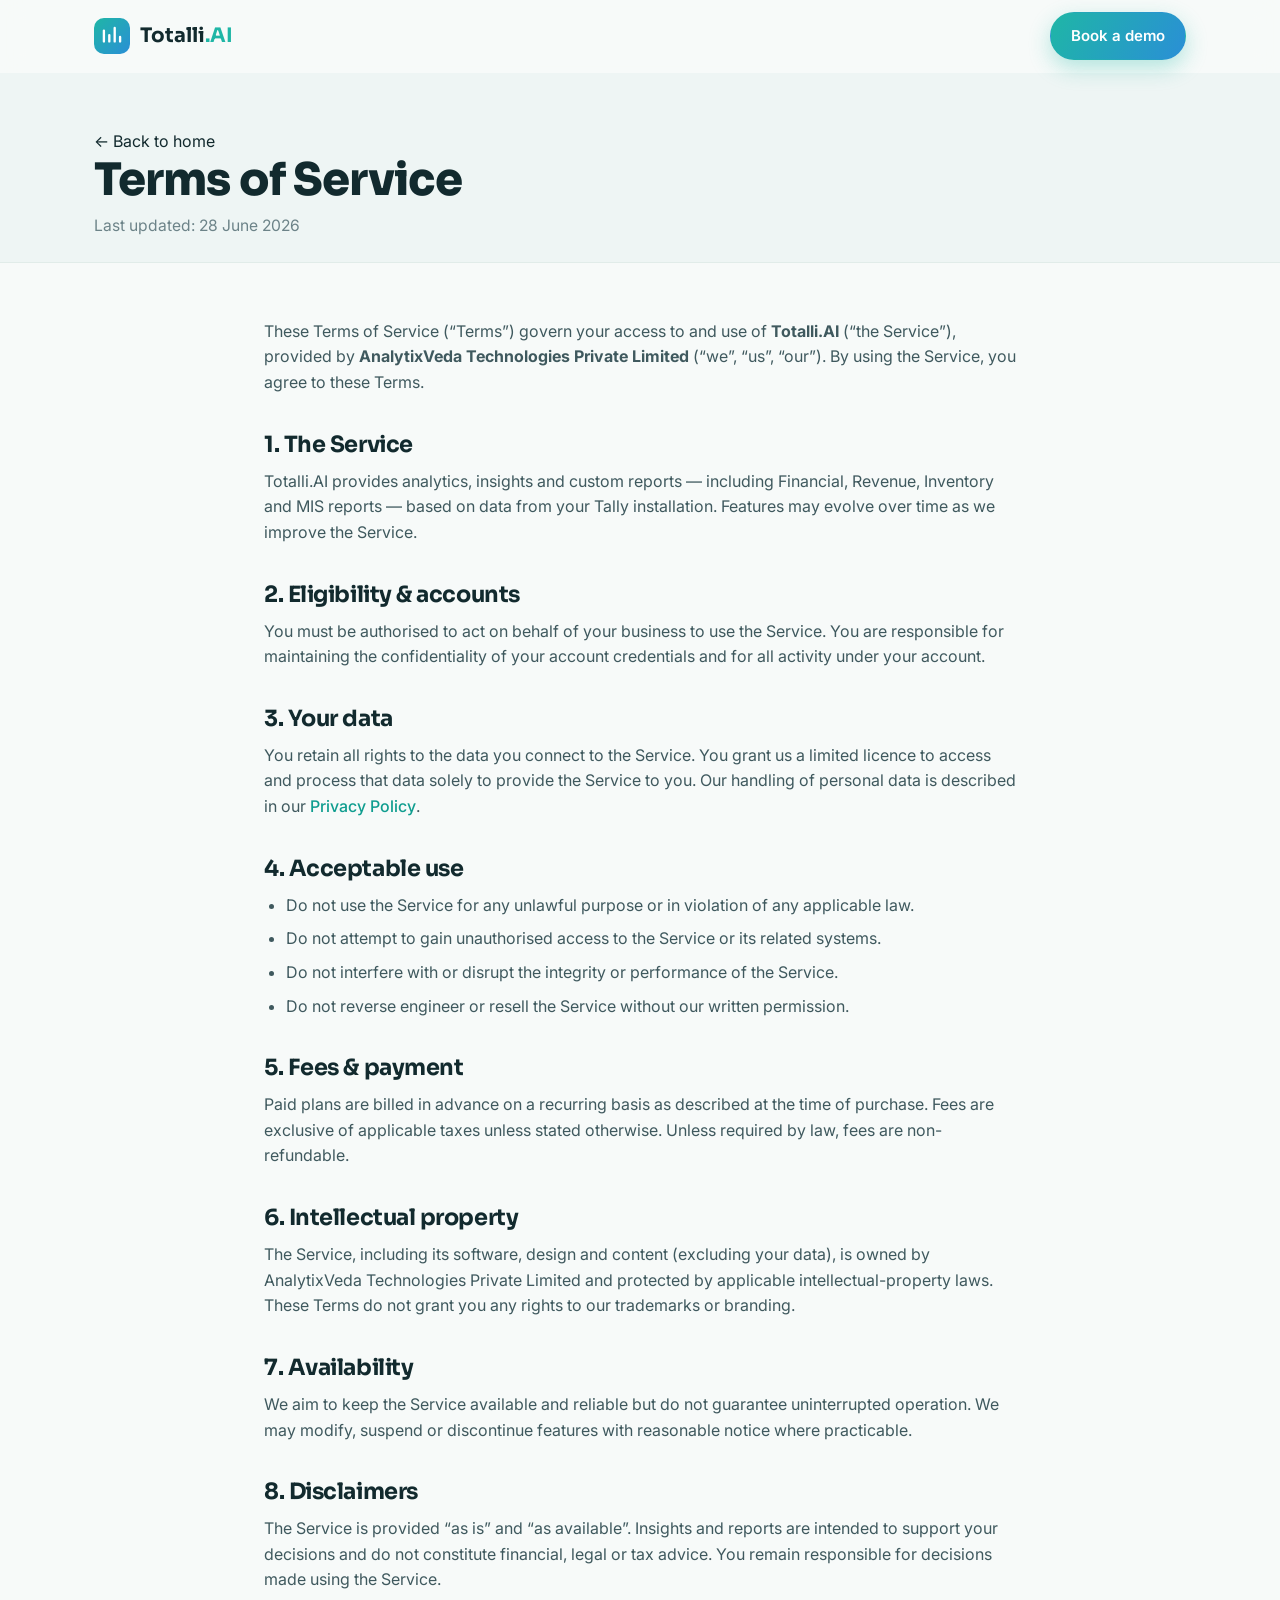
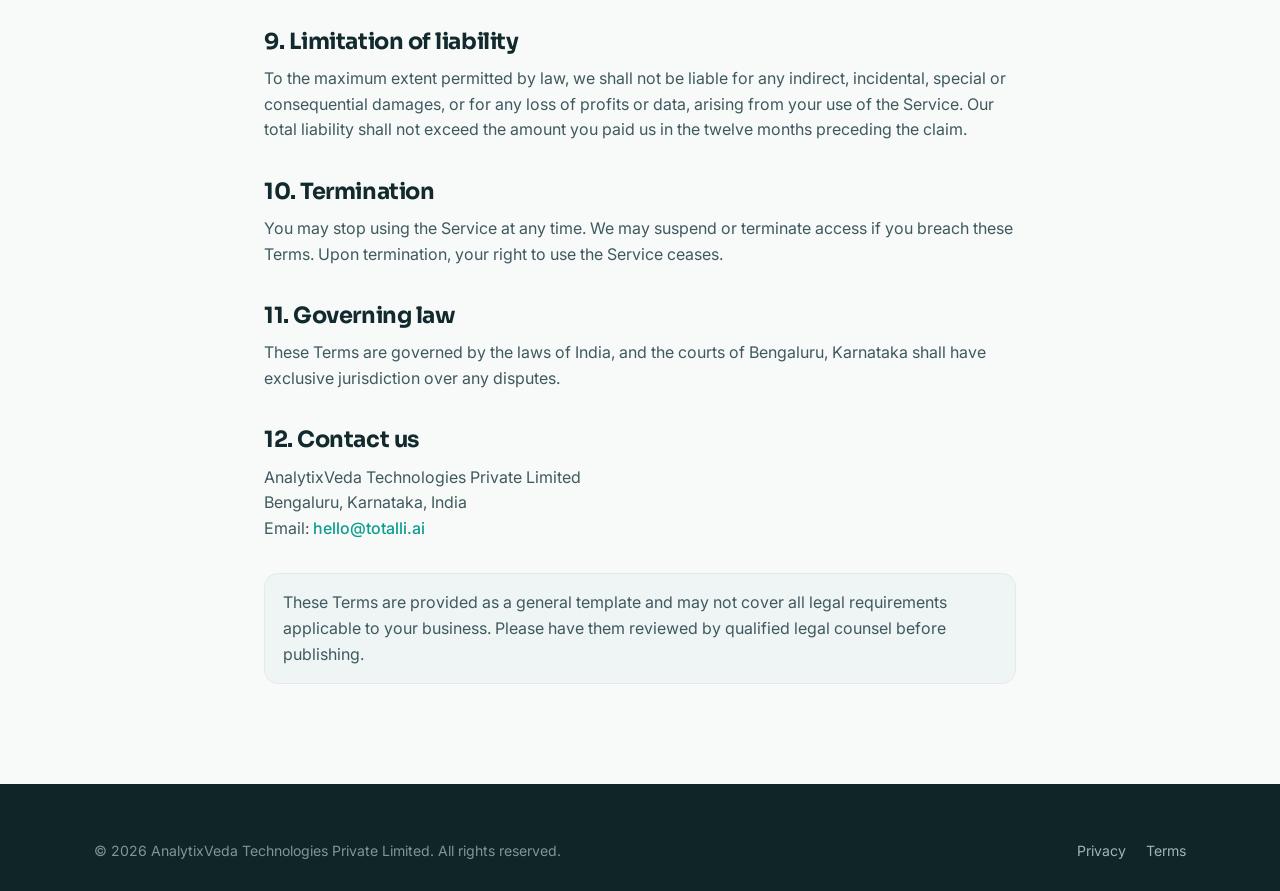
<file: terms.html>
<!DOCTYPE html>
<html lang="en">
<head>
  <meta charset="UTF-8" />
  <meta name="viewport" content="width=device-width, initial-scale=1.0" />
  <title>Terms of Service — Totalli.AI</title>
  <meta name="description" content="The terms governing your use of Totalli.AI by AnalytixVeda Technologies Private Limited." />
  <link rel="preconnect" href="https://fonts.googleapis.com" />
  <link rel="preconnect" href="https://fonts.gstatic.com" crossorigin />
  <link href="https://fonts.googleapis.com/css2?family=Inter:wght@400;500;600;700;800&family=Sora:wght@500;600;700;800&display=swap" rel="stylesheet" />
  <link rel="stylesheet" href="styles.css" />
  <link rel="icon" href="data:image/svg+xml,%3Csvg xmlns='http://www.w3.org/2000/svg' viewBox='0 0 32 32'%3E%3Crect width='32' height='32' rx='8' fill='%2316a394'/%3E%3Ctext x='50%25' y='54%25' font-size='18' font-family='Arial' font-weight='bold' fill='white' text-anchor='middle' dominant-baseline='middle'%3ET%3C/text%3E%3C/svg%3E" />
</head>
<body>
  <header class="site-header" id="top">
    <div class="container nav">
      <a href="index.html" class="brand" aria-label="Totalli.AI home">
        <span class="brand-mark">
          <svg viewBox="0 0 40 40" width="36" height="36" aria-hidden="true">
            <rect width="40" height="40" rx="11" fill="url(#lg)"/>
            <path d="M11 26V14m6 12v-7m6 7v-15m6 15v-5" stroke="#fff" stroke-width="2.6" stroke-linecap="round"/>
            <defs><linearGradient id="lg" x1="0" y1="0" x2="40" y2="40" gradientUnits="userSpaceOnUse"><stop stop-color="#1fb6a6"/><stop offset="1" stop-color="#2a8fd6"/></linearGradient></defs>
          </svg>
        </span>
        <span class="brand-name">Totalli<span class="brand-dot">.AI</span></span>
      </a>
      <div class="nav-cta" style="margin-left:auto">
        <a href="index.html#contact" class="btn btn-primary">Book a demo</a>
      </div>
    </div>
  </header>

  <section class="legal-hero">
    <div class="container">
      <a href="index.html" class="back">← Back to home</a>
      <h1>Terms of Service</h1>
      <p>Last updated: 28 June 2026</p>
    </div>
  </section>

  <main class="legal">
    <p>These Terms of Service (“Terms”) govern your access to and use of <strong>Totalli.AI</strong> (“the Service”), provided by <strong>AnalytixVeda Technologies Private Limited</strong> (“we”, “us”, “our”). By using the Service, you agree to these Terms.</p>

    <h2>1. The Service</h2>
    <p>Totalli.AI provides analytics, insights and custom reports — including Financial, Revenue, Inventory and MIS reports — based on data from your Tally installation. Features may evolve over time as we improve the Service.</p>

    <h2>2. Eligibility &amp; accounts</h2>
    <p>You must be authorised to act on behalf of your business to use the Service. You are responsible for maintaining the confidentiality of your account credentials and for all activity under your account.</p>

    <h2>3. Your data</h2>
    <p>You retain all rights to the data you connect to the Service. You grant us a limited licence to access and process that data solely to provide the Service to you. Our handling of personal data is described in our <a href="privacy.html">Privacy Policy</a>.</p>

    <h2>4. Acceptable use</h2>
    <ul>
      <li>Do not use the Service for any unlawful purpose or in violation of any applicable law.</li>
      <li>Do not attempt to gain unauthorised access to the Service or its related systems.</li>
      <li>Do not interfere with or disrupt the integrity or performance of the Service.</li>
      <li>Do not reverse engineer or resell the Service without our written permission.</li>
    </ul>

    <h2>5. Fees &amp; payment</h2>
    <p>Paid plans are billed in advance on a recurring basis as described at the time of purchase. Fees are exclusive of applicable taxes unless stated otherwise. Unless required by law, fees are non-refundable.</p>

    <h2>6. Intellectual property</h2>
    <p>The Service, including its software, design and content (excluding your data), is owned by AnalytixVeda Technologies Private Limited and protected by applicable intellectual-property laws. These Terms do not grant you any rights to our trademarks or branding.</p>

    <h2>7. Availability</h2>
    <p>We aim to keep the Service available and reliable but do not guarantee uninterrupted operation. We may modify, suspend or discontinue features with reasonable notice where practicable.</p>

    <h2>8. Disclaimers</h2>
    <p>The Service is provided “as is” and “as available”. Insights and reports are intended to support your decisions and do not constitute financial, legal or tax advice. You remain responsible for decisions made using the Service.</p>

    <h2>9. Limitation of liability</h2>
    <p>To the maximum extent permitted by law, we shall not be liable for any indirect, incidental, special or consequential damages, or for any loss of profits or data, arising from your use of the Service. Our total liability shall not exceed the amount you paid us in the twelve months preceding the claim.</p>

    <h2>10. Termination</h2>
    <p>You may stop using the Service at any time. We may suspend or terminate access if you breach these Terms. Upon termination, your right to use the Service ceases.</p>

    <h2>11. Governing law</h2>
    <p>These Terms are governed by the laws of India, and the courts of Bengaluru, Karnataka shall have exclusive jurisdiction over any disputes.</p>

    <h2>12. Contact us</h2>
    <p>AnalytixVeda Technologies Private Limited<br/>Bengaluru, Karnataka, India<br/>Email: <a href="mailto:hello@totalli.ai">hello@totalli.ai</a></p>

    <p class="legal-note">These Terms are provided as a general template and may not cover all legal requirements applicable to your business. Please have them reviewed by qualified legal counsel before publishing.</p>
  </main>

  <footer class="site-footer">
    <div class="container footer-bottom" style="border:0;padding-top:0">
      <p>© <span id="year"></span> AnalytixVeda Technologies Private Limited. All rights reserved.</p>
      <div class="footer-legal">
        <a href="privacy.html">Privacy</a><a href="terms.html">Terms</a>
      </div>
    </div>
  </footer>
  <script>document.getElementById('year').textContent = new Date().getFullYear();</script>
</body>
</html>
</file>
<file: styles.css>
/* ============================================================
   Totalli.AI — calm, modern marketing styles
   ============================================================ */

:root {
  /* Brand */
  --teal-600: #0f9d8f;
  --teal-500: #1fb6a6;
  --teal-400: #45c9bb;
  --blue-500: #2a8fd6;
  --grad: linear-gradient(120deg, #1fb6a6 0%, #2a8fd6 100%);

  /* Calm neutrals */
  --bg: #f7faf9;
  --bg-tint: #eef5f4;
  --surface: #ffffff;
  --ink: #122a2e;
  --ink-soft: #3f595e;
  --muted: #6c8388;
  --line: #e1ece9;

  --shadow-sm: 0 1px 2px rgba(18, 42, 46, .05), 0 4px 14px rgba(18, 42, 46, .05);
  --shadow-md: 0 10px 30px rgba(18, 42, 46, .08);
  --shadow-lg: 0 24px 60px rgba(18, 42, 46, .14);

  --radius: 16px;
  --radius-lg: 24px;
  --maxw: 1140px;

  --font: 'Inter', system-ui, -apple-system, 'Segoe UI', sans-serif;
  --display: 'Sora', var(--font);
}

* { box-sizing: border-box; margin: 0; padding: 0; }

html { scroll-behavior: smooth; }

body {
  font-family: var(--font);
  color: var(--ink);
  background: var(--bg);
  line-height: 1.6;
  -webkit-font-smoothing: antialiased;
  overflow-x: hidden;
}

.container { width: 100%; max-width: var(--maxw); margin: 0 auto; padding: 0 24px; }

h1, h2, h3, h4 { font-family: var(--display); line-height: 1.12; letter-spacing: -.02em; color: var(--ink); }

a { color: inherit; text-decoration: none; }

.grad {
  background: var(--grad);
  -webkit-background-clip: text;
  background-clip: text;
  color: transparent;
}

/* ===== Buttons ===== */
.btn {
  display: inline-flex; align-items: center; justify-content: center; gap: 8px;
  font-weight: 600; font-size: 15px;
  padding: 11px 20px; border-radius: 999px; border: 1px solid transparent;
  cursor: pointer; transition: transform .18s ease, box-shadow .18s ease, background .18s ease, color .18s ease;
  white-space: nowrap;
}
.btn-lg { padding: 14px 28px; font-size: 16px; }
.btn-block { width: 100%; }
.btn-primary { background: var(--grad); color: #fff; box-shadow: 0 8px 22px rgba(31, 182, 166, .32); }
.btn-primary:hover { transform: translateY(-2px); box-shadow: 0 14px 30px rgba(31, 182, 166, .4); }
.btn-soft { background: var(--surface); color: var(--ink); border-color: var(--line); box-shadow: var(--shadow-sm); }
.btn-soft:hover { transform: translateY(-2px); border-color: var(--teal-400); color: var(--teal-600); }
.btn-ghost { background: transparent; color: var(--ink-soft); }
.btn-ghost:hover { color: var(--teal-600); }

/* ===== Header ===== */
.site-header {
  position: sticky; top: 0; z-index: 50;
  backdrop-filter: blur(12px);
  background: rgba(247, 250, 249, .72);
  border-bottom: 1px solid transparent;
  transition: border-color .25s ease, background .25s ease, box-shadow .25s ease;
}
.site-header.scrolled { border-color: var(--line); box-shadow: var(--shadow-sm); background: rgba(247, 250, 249, .9); }
.nav { display: flex; align-items: center; gap: 24px; height: 72px; }
.brand { display: flex; align-items: center; gap: 10px; font-family: var(--display); font-weight: 700; font-size: 20px; }
.brand-mark { display: inline-flex; }
.brand-dot { color: var(--teal-500); }
.nav-links { display: flex; gap: 28px; margin-left: 12px; margin-right: auto; }
.nav-links a { color: var(--ink-soft); font-weight: 500; font-size: 15px; position: relative; padding: 4px 0; }
.nav-links a::after { content: ""; position: absolute; left: 0; bottom: -2px; width: 0; height: 2px; background: var(--grad); transition: width .22s ease; border-radius: 2px; }
.nav-links a:hover { color: var(--ink); }
.nav-links a:hover::after { width: 100%; }
.nav-cta { display: flex; align-items: center; gap: 10px; }

.nav-toggle { display: none; flex-direction: column; gap: 5px; background: none; border: none; cursor: pointer; padding: 8px; }
.nav-toggle span { width: 24px; height: 2px; background: var(--ink); border-radius: 2px; transition: .25s; }

/* ===== Hero ===== */
.hero { position: relative; padding: 72px 0 90px; overflow: hidden; }
.hero-glow {
  position: absolute; inset: -20% 0 auto 0; height: 620px; z-index: 0;
  background:
    radial-gradient(closest-side at 22% 30%, rgba(31, 182, 166, .22), transparent 70%),
    radial-gradient(closest-side at 78% 20%, rgba(42, 143, 214, .18), transparent 70%);
  filter: blur(10px);
}
.hero-inner { position: relative; z-index: 1; display: grid; grid-template-columns: 1.05fr .95fr; gap: 56px; align-items: center; }

.eyebrow {
  display: inline-block; font-weight: 600; font-size: 13px; letter-spacing: .04em; text-transform: uppercase;
  color: var(--teal-600); background: rgba(31, 182, 166, .1);
  padding: 6px 14px; border-radius: 999px; margin-bottom: 18px;
}
.hero h1 { font-size: clamp(2.3rem, 4.6vw, 3.6rem); font-weight: 800; margin-bottom: 18px; }
.lede { font-size: 1.18rem; color: var(--ink-soft); max-width: 540px; margin-bottom: 28px; }
.hero-actions { display: flex; gap: 14px; flex-wrap: wrap; margin-bottom: 26px; }
.hero-trust { display: flex; flex-wrap: wrap; gap: 18px; list-style: none; }
.hero-trust li { display: flex; align-items: center; gap: 8px; color: var(--muted); font-size: 14px; font-weight: 500; }
.ic { width: 18px; height: 18px; color: var(--teal-500); flex: none; }

/* Dashboard visual */
.hero-visual { position: relative; }
.dash {
  background: var(--surface); border: 1px solid var(--line); border-radius: var(--radius-lg);
  box-shadow: var(--shadow-lg); overflow: hidden; transform: rotate(.4deg);
}
.dash-head { display: flex; align-items: center; gap: 7px; padding: 14px 18px; border-bottom: 1px solid var(--line); background: #fbfdfc; }
.dot { width: 11px; height: 11px; border-radius: 50%; }
.dot.r { background: #ff6b6b; } .dot.y { background: #ffd166; } .dot.g { background: #4ade80; }
.dash-title { margin-left: 10px; font-size: 13px; color: var(--muted); font-weight: 500; }
.dash-body { padding: 22px; }
.kpis { display: grid; grid-template-columns: repeat(3, 1fr); gap: 14px; margin-bottom: 20px; }
.kpi { background: var(--bg-tint); border-radius: 14px; padding: 14px; }
.kpi-label { display: block; font-size: 12px; color: var(--muted); margin-bottom: 6px; }
.kpi-value { display: block; font-family: var(--display); font-weight: 700; font-size: 1.35rem; }
.kpi-trend { font-size: 12px; font-weight: 600; }
.kpi-trend.up { color: #12a150; } .kpi-trend.down { color: #e8573f; }
.chart { display: grid; grid-template-columns: 1.6fr 1fr; gap: 16px; align-items: end; }
.chart svg { width: 100%; height: 130px; }
.bars { display: flex; gap: 8px; align-items: flex-end; height: 130px; }
.bars span { flex: 1; height: var(--h); background: linear-gradient(180deg, var(--teal-400), var(--blue-500)); border-radius: 6px 6px 3px 3px; opacity: .9; }

.float-card {
  position: absolute; display: flex; align-items: center; gap: 12px;
  background: var(--surface); border: 1px solid var(--line); border-radius: 14px;
  padding: 12px 16px; box-shadow: var(--shadow-md);
}
.float-card strong { display: block; font-size: 14px; }
.float-card small { color: var(--muted); font-size: 12px; }
.fc-ic { font-size: 20px; }
.fc-1 { top: -22px; right: -10px; animation: floaty 6s ease-in-out infinite; }
.fc-2 { bottom: -26px; left: -18px; animation: floaty 6s ease-in-out infinite 1.6s; }
@keyframes floaty { 0%,100% { transform: translateY(0); } 50% { transform: translateY(-9px); } }

/* ===== Strip ===== */
.strip { padding: 28px 0 8px; }
.strip-label { text-align: center; color: var(--muted); font-size: 14px; font-weight: 500; margin-bottom: 22px; }
.strip-stats { display: grid; grid-template-columns: repeat(4, 1fr); gap: 16px; }
.strip-stats div { text-align: center; background: var(--surface); border: 1px solid var(--line); border-radius: 16px; padding: 22px 14px; box-shadow: var(--shadow-sm); }
.strip-stats b { display: block; font-family: var(--display); font-size: 1.8rem; font-weight: 700; background: var(--grad); -webkit-background-clip: text; background-clip: text; color: transparent; }
.strip-stats span { color: var(--muted); font-size: 13px; }

/* ===== Sections ===== */
.section { padding: 88px 0; }
.section-tint { background: var(--bg-tint); }
.section-head { max-width: 680px; margin: 0 auto 52px; text-align: center; }
.section-head h2 { font-size: clamp(1.8rem, 3.4vw, 2.6rem); font-weight: 800; margin: 14px 0; }
.section-head p { color: var(--ink-soft); font-size: 1.08rem; }

.grid { display: grid; gap: 22px; }
.features { grid-template-columns: repeat(3, 1fr); }

.card {
  background: var(--surface); border: 1px solid var(--line); border-radius: var(--radius);
  padding: 28px; box-shadow: var(--shadow-sm); transition: transform .2s ease, box-shadow .2s ease, border-color .2s ease;
}
.card:hover { transform: translateY(-4px); box-shadow: var(--shadow-md); border-color: var(--teal-400); }
.feat-ic { display: inline-flex; align-items: center; justify-content: center; width: 52px; height: 52px; border-radius: 14px; background: var(--bg-tint); font-size: 24px; margin-bottom: 16px; }
.card h3 { font-size: 1.18rem; margin-bottom: 8px; }
.card p { color: var(--ink-soft); font-size: .98rem; }

/* Reports */
.reports { grid-template-columns: repeat(2, 1fr); }
.report {
  background: var(--surface); border: 1px solid var(--line); border-radius: var(--radius-lg);
  padding: 32px; box-shadow: var(--shadow-sm); transition: transform .2s ease, box-shadow .2s ease;
}
.report:hover { transform: translateY(-4px); box-shadow: var(--shadow-md); }
.report-tag { display: inline-block; font-size: 12px; font-weight: 700; letter-spacing: .03em; text-transform: uppercase; padding: 5px 12px; border-radius: 999px; margin-bottom: 16px; }
.tag-fin { background: rgba(42, 143, 214, .12); color: #2a8fd6; }
.tag-rev { background: rgba(31, 182, 166, .14); color: var(--teal-600); }
.tag-inv { background: rgba(247, 168, 60, .16); color: #d9821a; }
.tag-mis { background: rgba(139, 92, 246, .14); color: #7c5cf0; }
.report h3 { font-size: 1.4rem; margin-bottom: 10px; }
.report > p { color: var(--ink-soft); margin-bottom: 18px; }
.report ul { list-style: none; display: grid; gap: 10px; }
.report li { position: relative; padding-left: 26px; color: var(--ink-soft); font-size: .96rem; }
.report li::before { content: ""; position: absolute; left: 0; top: 8px; width: 14px; height: 8px; border-left: 2px solid var(--teal-500); border-bottom: 2px solid var(--teal-500); transform: rotate(-45deg); }

/* Integrations */
.integrations { grid-template-columns: repeat(4, 1fr); }
.integration { background: var(--surface); border: 1px solid var(--line); border-radius: var(--radius); padding: 26px; box-shadow: var(--shadow-sm); transition: transform .2s ease, box-shadow .2s ease, border-color .2s ease; }
.integration:hover { transform: translateY(-4px); box-shadow: var(--shadow-md); border-color: var(--teal-400); }
.int-logo { display: inline-flex; align-items: center; justify-content: center; width: 52px; height: 52px; border-radius: 14px; color: #fff; font-family: var(--display); font-weight: 700; font-size: 1.2rem; margin-bottom: 16px; letter-spacing: -.02em; }
.int-tally { background: #C8202F; }
.int-qb { background: #2CA01C; font-size: 1rem; text-transform: uppercase; }
.int-zoho { background: #E79A2B; }
.int-ns { background: #1F5FAE; }
.integration h3 { font-size: 1.15rem; margin-bottom: 6px; }
.integration p { color: var(--ink-soft); font-size: .92rem; margin-bottom: 16px; }
.int-tag { display: inline-flex; align-items: center; gap: 8px; font-size: 12px; font-weight: 600; color: var(--teal-600); background: rgba(31, 182, 166, .1); padding: 5px 12px; border-radius: 999px; }
.live-dot { width: 8px; height: 8px; border-radius: 50%; background: #12a150; position: relative; flex: none; }
.live-dot::after { content: ""; position: absolute; inset: -4px; border-radius: 50%; background: rgba(18, 161, 80, .35); animation: pulse 1.8s ease-out infinite; }
@keyframes pulse { 0% { transform: scale(.5); opacity: .8; } 100% { transform: scale(1.8); opacity: 0; } }
.int-more { text-align: center; margin-top: 32px; color: var(--muted); }
.int-more a { color: var(--teal-600); font-weight: 600; }
.int-more a:hover { text-decoration: underline; }

/* Enterprise / platform band */
.enterprise { padding: 84px 0; background: linear-gradient(135deg, #103a3e 0%, #0d5c5a 60%, #14706f 100%); color: #eafaf7; position: relative; overflow: hidden; }
.enterprise::after { content: ""; position: absolute; right: -120px; top: -120px; width: 380px; height: 380px; border-radius: 50%; background: radial-gradient(closest-side, rgba(69, 201, 187, .28), transparent); }
.enterprise::before { content: ""; position: absolute; left: -100px; bottom: -140px; width: 340px; height: 340px; border-radius: 50%; background: radial-gradient(closest-side, rgba(42, 143, 214, .22), transparent); }
.ent-inner { position: relative; z-index: 1; max-width: 760px; margin: 0 auto 40px; text-align: center; }
.ent-eyebrow { color: #9be7dd; background: rgba(255, 255, 255, .12); }
.enterprise h2 { color: #fff; font-size: clamp(1.7rem, 3.2vw, 2.4rem); margin-bottom: 14px; }
.ent-inner p { color: rgba(234, 250, 247, .88); font-size: 1.08rem; }
.ent-points { position: relative; z-index: 1; display: grid; grid-template-columns: repeat(4, 1fr); gap: 22px; }
.ent-point { display: flex; gap: 13px; align-items: flex-start; background: rgba(255, 255, 255, .06); border: 1px solid rgba(255, 255, 255, .1); border-radius: 16px; padding: 18px; }
.ent-ic { font-size: 22px; line-height: 1; }
.ent-point strong { display: block; color: #fff; font-size: .98rem; margin-bottom: 2px; }
.ent-point small { color: rgba(234, 250, 247, .68); font-size: .84rem; }

/* Steps */
.steps { display: grid; grid-template-columns: 1fr auto 1fr auto 1fr; align-items: start; gap: 0; }
.step { text-align: center; padding: 0 18px; }
.step-num { display: inline-flex; align-items: center; justify-content: center; width: 56px; height: 56px; border-radius: 50%; background: var(--grad); color: #fff; font-family: var(--display); font-weight: 700; font-size: 1.3rem; margin-bottom: 18px; box-shadow: 0 10px 22px rgba(31, 182, 166, .3); }
.step h3 { font-size: 1.25rem; margin-bottom: 8px; }
.step p { color: var(--ink-soft); }
.step-line { height: 2px; margin-top: 28px; background: linear-gradient(90deg, var(--teal-400), var(--blue-500)); opacity: .4; min-width: 40px; }

/* Quote */
.quote-section { padding: 64px 0; }
.quote { max-width: 820px; margin: 0 auto; text-align: center; }
.quote p { font-family: var(--display); font-size: clamp(1.4rem, 2.8vw, 2rem); font-weight: 600; line-height: 1.35; color: var(--ink); margin-bottom: 24px; }
.quote footer { display: inline-flex; align-items: center; gap: 12px; color: var(--ink-soft); }
.avatar { display: inline-flex; align-items: center; justify-content: center; width: 40px; height: 40px; border-radius: 50%; background: var(--grad); color: #fff; font-weight: 700; }

/* Pricing */
.pricing { grid-template-columns: repeat(3, 1fr); align-items: stretch; }
.price-card {
  position: relative; background: var(--surface); border: 1px solid var(--line); border-radius: var(--radius-lg);
  padding: 32px 28px; box-shadow: var(--shadow-sm); display: flex; flex-direction: column;
  transition: transform .2s ease, box-shadow .2s ease;
}
.price-card:hover { transform: translateY(-4px); box-shadow: var(--shadow-md); }
.price-card.featured { border-color: var(--teal-400); box-shadow: var(--shadow-md); }
.badge { position: absolute; top: -13px; left: 50%; transform: translateX(-50%); background: var(--grad); color: #fff; font-size: 12px; font-weight: 600; padding: 5px 14px; border-radius: 999px; }
.price-card h3 { font-size: 1.4rem; margin-bottom: 6px; }
.price-desc { color: var(--muted); font-size: .92rem; margin-bottom: 18px; min-height: 42px; }
.price { font-family: var(--display); font-weight: 800; font-size: 2.6rem; color: var(--ink); margin-bottom: 22px; }
.price span { font-size: 1.3rem; vertical-align: super; }
.price small { font-size: .9rem; color: var(--muted); font-weight: 500; }
.price-custom { font-size: 2.2rem; }
.price-card ul { list-style: none; display: grid; gap: 12px; margin-bottom: 26px; }
.price-card li { position: relative; padding-left: 26px; color: var(--ink-soft); font-size: .96rem; }
.price-card li::before { content: ""; position: absolute; left: 0; top: 7px; width: 14px; height: 8px; border-left: 2px solid var(--teal-500); border-bottom: 2px solid var(--teal-500); transform: rotate(-45deg); }
.price-card .btn { margin-top: auto; }

/* CTA */
.cta-section { padding-bottom: 96px; }
.cta {
  display: grid; grid-template-columns: 1.05fr .95fr; gap: 48px; align-items: center;
  background: linear-gradient(135deg, #103a3e 0%, #0d5c5a 60%, #14706f 100%);
  border-radius: 28px; padding: 56px; color: #eafaf7; position: relative; overflow: hidden;
  box-shadow: var(--shadow-lg);
}
.cta::after { content: ""; position: absolute; right: -120px; top: -120px; width: 360px; height: 360px; border-radius: 50%; background: radial-gradient(closest-side, rgba(69, 201, 187, .35), transparent); }
.cta-copy { position: relative; z-index: 1; }
.cta h2 { color: #fff; font-size: clamp(1.7rem, 3.2vw, 2.4rem); margin-bottom: 14px; }
.cta-copy p { color: rgba(234, 250, 247, .85); font-size: 1.05rem; margin-bottom: 22px; }
.cta-points { list-style: none; display: grid; gap: 12px; }
.cta-points li { display: flex; align-items: center; gap: 10px; color: rgba(234, 250, 247, .92); }
.cta-points .ic { color: var(--teal-400); }
.cta-form { position: relative; z-index: 1; background: var(--surface); border-radius: 20px; padding: 28px; box-shadow: var(--shadow-md); }
.field { margin-bottom: 16px; }
.field label { display: block; font-size: 13px; font-weight: 600; color: var(--ink-soft); margin-bottom: 6px; }
.field input { width: 100%; padding: 12px 14px; border: 1px solid var(--line); border-radius: 12px; font-family: inherit; font-size: 15px; color: var(--ink); background: var(--bg); transition: border-color .18s ease, box-shadow .18s ease; }
.field input:focus { outline: none; border-color: var(--teal-400); box-shadow: 0 0 0 3px rgba(31, 182, 166, .15); background: #fff; }
.form-note { text-align: center; color: var(--muted); font-size: 13px; margin-top: 12px; }
.form-note.ok { color: #12a150; font-weight: 600; }
.form-note.err { color: #e8573f; font-weight: 600; }
.hp { position: absolute !important; left: -9999px; width: 1px; height: 1px; opacity: 0; }
#demoSubmit:disabled { opacity: .7; cursor: progress; }

/* ===== Footer ===== */
.site-footer { background: #0f2528; color: #c4d6d4; padding: 56px 0 28px; }
.footer-grid { display: grid; grid-template-columns: 1.6fr 1fr 1fr 1.2fr; gap: 32px; padding-bottom: 36px; border-bottom: 1px solid rgba(255,255,255,.08); }
.footer-brand .brand { color: #fff; margin-bottom: 14px; }
.footer-brand p { color: #9fb6b4; font-size: .95rem; max-width: 300px; }
.footer-col h4 { color: #fff; font-size: 14px; margin-bottom: 14px; font-family: var(--font); letter-spacing: .02em; }
.footer-col a { display: block; color: #9fb6b4; font-size: .95rem; margin-bottom: 10px; transition: color .18s ease; }
.footer-col a:hover { color: var(--teal-400); }
.addr { color: #7f9694; font-size: .9rem; margin-top: 6px; }
.footer-bottom { display: flex; justify-content: space-between; align-items: center; padding-top: 22px; flex-wrap: wrap; gap: 12px; }
.footer-bottom p { color: #7f9694; font-size: .88rem; }
.footer-legal { display: flex; gap: 20px; }
.footer-legal a { color: #9fb6b4; font-size: .88rem; }
.footer-legal a:hover { color: var(--teal-400); }

/* ===== Legal pages ===== */
.legal-hero { padding: 56px 0 24px; background: var(--bg-tint); border-bottom: 1px solid var(--line); }
.legal-hero h1 { font-size: clamp(2rem, 4vw, 2.8rem); font-weight: 800; margin-bottom: 8px; }
.legal-hero p { color: var(--muted); font-size: .98rem; }
.legal { max-width: 800px; margin: 0 auto; padding: 56px 24px 88px; }
.legal h2 { font-size: 1.4rem; margin: 36px 0 12px; }
.legal h2:first-child { margin-top: 0; }
.legal h3 { font-size: 1.1rem; margin: 22px 0 8px; }
.legal p, .legal li { color: var(--ink-soft); font-size: 1rem; margin-bottom: 12px; }
.legal ul { padding-left: 22px; margin-bottom: 12px; }
.legal li { margin-bottom: 8px; }
.legal a { color: var(--teal-600); font-weight: 500; }
.legal a:hover { text-decoration: underline; }
.legal .back { display: inline-flex; align-items: center; gap: 6px; margin-bottom: 8px; font-weight: 500; color: var(--teal-600); }
.legal-note { background: var(--bg-tint); border: 1px solid var(--line); border-radius: 14px; padding: 16px 18px; font-size: .92rem; color: var(--muted); margin-top: 32px; }

/* ===== Reveal animation ===== */
.reveal { opacity: 0; transform: translateY(22px); transition: opacity .7s ease, transform .7s ease; }
.reveal.in { opacity: 1; transform: none; }

/* ===== Responsive ===== */
@media (max-width: 960px) {
  .hero-inner { grid-template-columns: 1fr; gap: 48px; }
  .hero-visual { max-width: 520px; margin: 0 auto; }
  .features { grid-template-columns: repeat(2, 1fr); }
  .integrations { grid-template-columns: repeat(2, 1fr); }
  .ent-points { grid-template-columns: repeat(2, 1fr); }
  .footer-grid { grid-template-columns: 1fr 1fr; }
  .cta { grid-template-columns: 1fr; padding: 40px; }
}
@media (max-width: 760px) {
  .nav-links, .nav-cta { display: none; }
  .nav-toggle { display: flex; }
  .site-header.menu-open .nav-links {
    display: flex; flex-direction: column; position: absolute; top: 72px; left: 0; right: 0;
    background: var(--surface); padding: 20px 24px; gap: 16px; box-shadow: var(--shadow-md); border-bottom: 1px solid var(--line);
  }
  .site-header.menu-open .nav-cta { display: flex; position: absolute; top: 100%; left: 0; right: 0; background: var(--surface); padding: 0 24px 22px; }
  .strip-stats { grid-template-columns: repeat(2, 1fr); }
  .features, .reports, .pricing { grid-template-columns: 1fr; }
  .integrations { grid-template-columns: 1fr 1fr; }
  .ent-points { grid-template-columns: 1fr 1fr; }
  .steps { grid-template-columns: 1fr; gap: 32px; }
  .step-line { display: none; }
  .section { padding: 64px 0; }
}
@media (max-width: 460px) {
  .strip-stats { grid-template-columns: 1fr 1fr; }
  .cta, .cta-form { padding: 28px 22px; }
  .float-card { display: none; }
}
</file>
